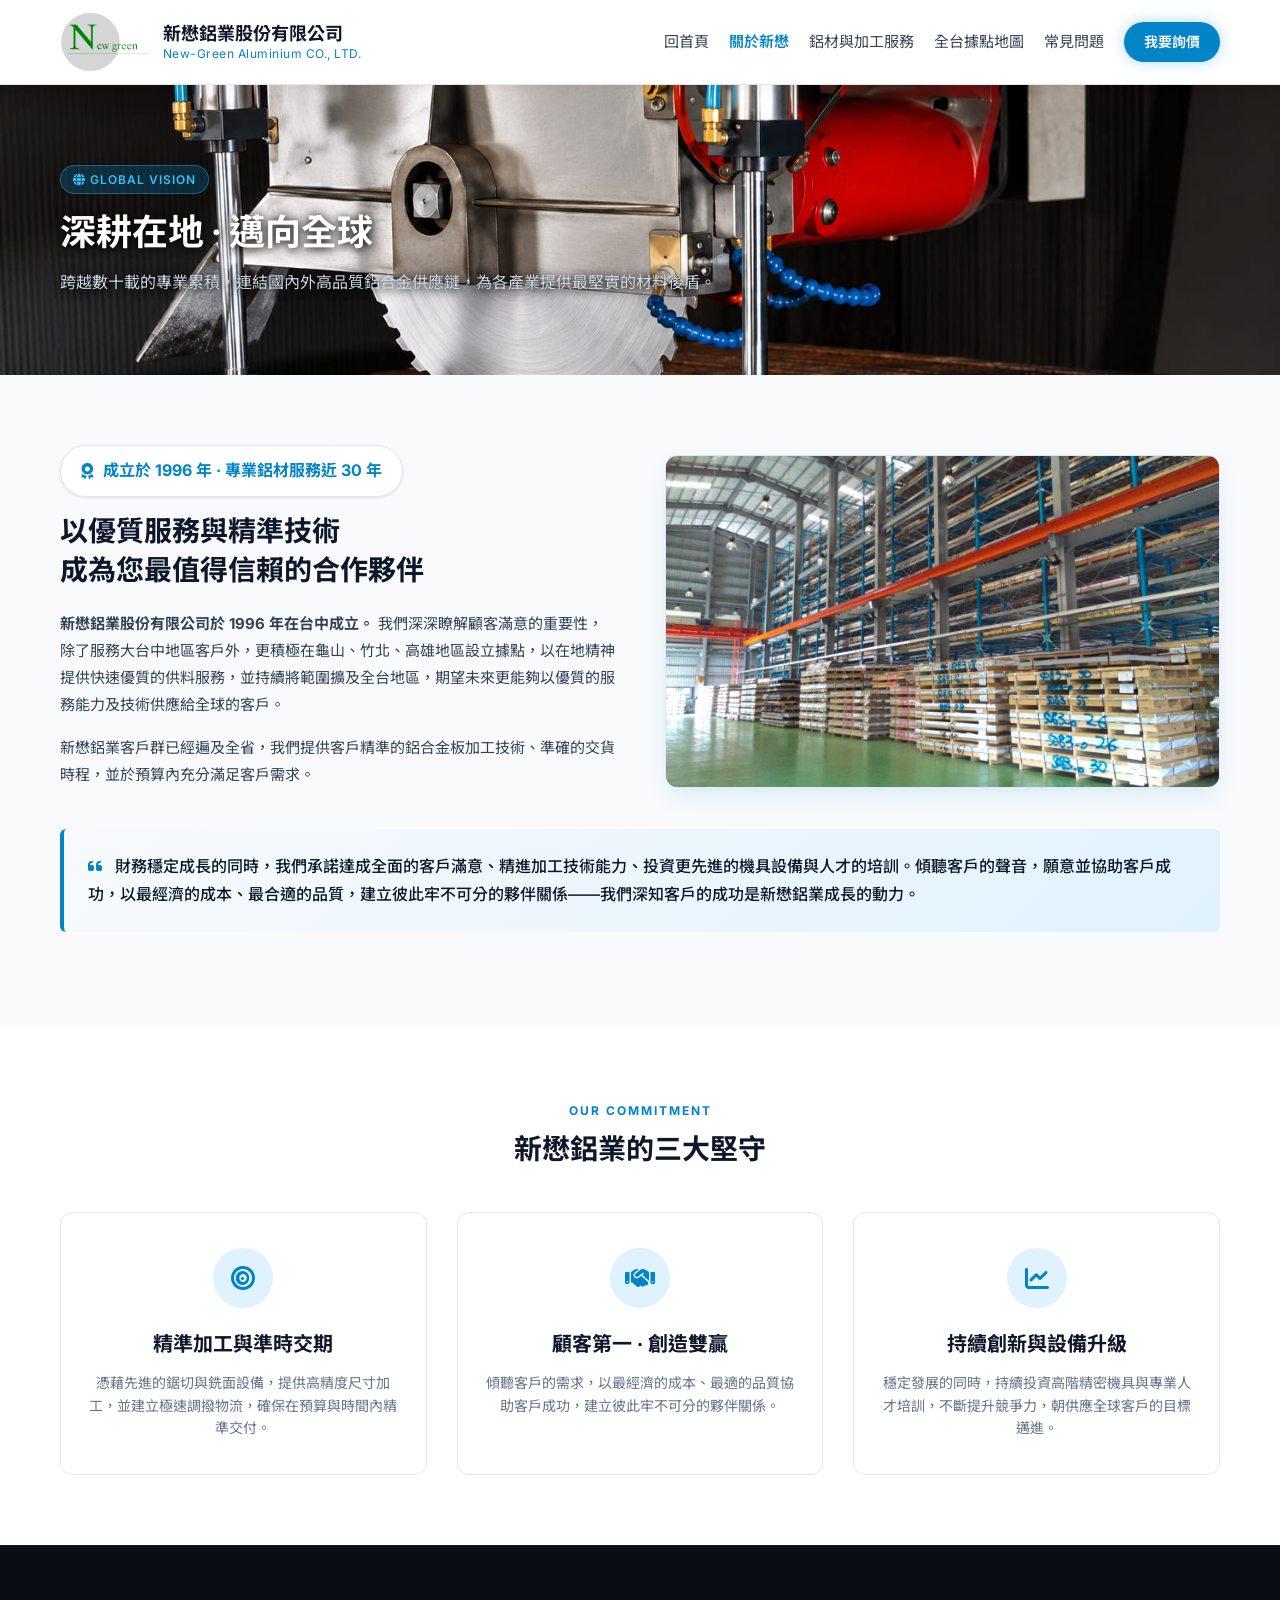
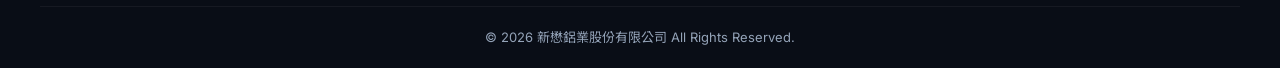
<file: about.html>
<!DOCTYPE html>
<html lang="zh-TW">
<head>
    <meta charset="UTF-8">
    <meta name="viewport" content="width=device-width, initial-scale=1.0">
    <title>關於新懋 | 新懋鋁業股份有限公司</title>
    <link href="https://fonts.googleapis.com/css2?family=Inter:wght@300;400;600;700&family=Noto+Sans+TC:wght@300;400;500;700&display=swap" rel="stylesheet">
    <link rel="stylesheet" href="https://cdnjs.cloudflare.com/ajax/libs/font-awesome/6.4.0/css/all.min.css">
    <link rel="stylesheet" href="css/style.css">
    <style>
        /* 關於我們頁面專屬微調樣式 */
        .about-story-grid {
            display: grid;
            grid-template-columns: 1fr 1fr;
            gap: 50px;
            align-items: center;
        }

        .about-story-text h2 {
            font-size: 28px;
            color: var(--dark-bg);
            margin-bottom: 20px;
            line-height: 1.4;
        }

        .about-story-text p {
            font-size: 15px;
            color: var(--text-main);
            line-height: 1.8;
            margin-bottom: 16px;
        }

        .philosophy-quote-box {
            background: linear-gradient(135deg, #f8fafc 0%, #e0f2fe 100%);
            border-left: 4px solid var(--primary-color);
            padding: 24px;
            border-radius: var(--radius-sm);
            margin: 25px 0;
            font-size: 16px;
            font-weight: 500;
            color: var(--dark-bg);
            line-height: 1.7;
        }

        .values-grid {
            display: grid;
            grid-template-columns: repeat(3, 1fr);
            gap: 30px;
            margin-top: 40px;
        }

        .value-card {
            background: #ffffff;
            border: 1px solid var(--border-color);
            border-radius: var(--radius-md);
            padding: 35px 25px;
            text-align: center;
            transition: all 0.3s ease;
        }

        .value-card:hover {
            transform: translateY(-5px);
            box-shadow: var(--shadow-hover);
        }

        .value-icon {
            width: 60px;
            height: 60px;
            background: #e0f2fe;
            color: var(--primary-color);
            border-radius: 50%;
            display: flex;
            align-items: center;
            justify-content: center;
            font-size: 24px;
            margin: 0 auto 20px;
        }

        .value-card h3 {
            font-size: 20px;
            color: var(--dark-bg);
            margin-bottom: 12px;
        }

        .value-card p {
            font-size: 14px;
            color: var(--text-muted);
            line-height: 1.6;
        }

        .milestone-badge {
            display: inline-flex;
            align-items: center;
            gap: 10px;
            background: #ffffff;
            border: 1px solid var(--border-color);
            padding: 12px 20px;
            border-radius: 30px;
            font-weight: 700;
            color: var(--primary-color);
            margin-bottom: 15px;
            box-shadow: var(--shadow-sm);
        }

        @media (max-width: 992px) {
            .about-story-grid { grid-template-columns: 1fr; gap: 30px; }
            .values-grid { grid-template-columns: 1fr; }
        }
    </style>
</head>
<body>

    <!-- 頂部導覽列 -->
<header class="navbar-glass">
    <div class="container nav-wrapper">
        <a href="index.html" class="logo">
            <img src="images/logo.png" alt="新懋鋁業 LOGO" class="logo-img">
            <span class="logo-text">
                新懋鋁業股份有限公司
                <span>New-Green Aluminium CO., LTD.</span>
            </span>
        </a>

        <!-- 新增漢堡選單按鈕 -->
        <button class="hamburger" id="hamburgerBtn" aria-label="切換選單">
            <i class="fas fa-bars"></i>
        </button>

        <!-- 加上 id="navLinks" 方便 JS 操控 -->
        <nav class="nav-links" id="navLinks">
            <a href="index.html" class="nav-item">回首頁</a>
            <a href="about.html" class="nav-item active">關於新懋</a>
            <a href="products.html" class="nav-item">鋁材與加工服務</a>
            <a href="locations.html" class="nav-item">全台據點地圖</a>
            <a href="faq.html" class="nav-item">常見問題</a>
            <a href="quote.html" class="btn-primary-glow">我要詢價</a>
        </nav>
    </div>
</header>

    <!-- 主頁頭區塊 -->
<section class="about-global-bg">
    <div class="container">
        <span class="badge-tech"><i class="fas fa-globe"></i> GLOBAL VISION</span>
        <h1 style="font-size: 36px; margin-top: 10px; font-weight: 700;">深耕在地 ‧ 邁向全球</h1>
        <p style="color: #cbd5e1; font-size: 16px; margin-top: 8px;">
            跨越數十載的專業累積，連結國內外高品質鋁合金供應鏈，為各產業提供最堅實的材料後盾。
        </p>
    </div>
</section>

    <!-- 企業簡介與品牌故事 -->
    <section class="section-padding">
        <div class="container">
            <div class="about-story-grid">
                <div class="about-story-text">
                    <div class="milestone-badge">
                        <i class="fas fa-award"></i> 成立於 1996 年 ‧ 專業鋁材服務近 30 年
                    </div>
                    <h2>以優質服務與精準技術<br>成為您最值得信賴的合作夥伴</h2>
                    <p>
                        <strong>新懋鋁業股份有限公司於 1996 年在台中成立。</strong>
                        我們深深瞭解顧客滿意的重要性，除了服務大台中地區客戶外，更積極在龜山、竹北、高雄地區設立據點，以在地精神提供快速優質的供料服務，並持續將範圍擴及全台地區，期望未來更能夠以優質的服務能力及技術供應給全球的客戶。
                    </p>
                    <p>
                        新懋鋁業客戶群已經遍及全省，我們提供客戶精準的鋁合金板加工技術、準確的交貨時程，並於預算內充分滿足客戶需求。
                    </p>
                </div>
                <div>
                    <img src="images/ASRS.jpg" alt="新懋鋁業廠房" style="width: 100%; border-radius: var(--radius-md); box-shadow: var(--shadow-hover); border: 1px solid var(--border-color);">
                </div>
            </div>

            <!-- 核心經營理念引言框 -->
            <div class="philosophy-quote-box">
                <i class="fas fa-quote-left" style="color: var(--primary-color); margin-right: 8px;"></i>
                財務穩定成長的同時，我們承諾達成全面的客戶滿意、精進加工技術能力、投資更先進的機具設備與人才的培訓。傾聽客戶的聲音，願意並協助客戶成功，以最經濟的成本、最合適的品質，建立彼此牢不可分的夥伴關係——我們深知客戶的成功是新懋鋁業成長的動力。
            </div>
        </div>
    </section>

    <!-- 三大經營承諾 -->
    <section class="section-padding bg-soft-gray">
        <div class="container">
            <div class="section-title-center">
                <span class="sub-heading">OUR COMMITMENT</span>
                <h2 style="font-size: 28px; color: var(--dark-bg); margin-top: 5px;">新懋鋁業的三大堅守</h2>
            </div>

            <div class="values-grid">
                <div class="value-card">
                    <div class="value-icon">
                        <i class="fas fa-bullseye"></i>
                    </div>
                    <h3>精準加工與準時交期</h3>
                    <p>憑藉先進的鋸切與銑面設備，提供高精度尺寸加工，並建立極速調撥物流，確保在預算與時間內精準交付。</p>
                </div>

                <div class="value-card">
                    <div class="value-icon">
                        <i class="fas fa-handshake"></i>
                    </div>
                    <h3>顧客第一 ‧ 創造雙贏</h3>
                    <p>傾聽客戶的需求，以最經濟的成本、最適的品質協助客戶成功，建立彼此牢不可分的夥伴關係。</p>
                </div>

                <div class="value-card">
                    <div class="value-icon">
                        <i class="fas fa-chart-line"></i>
                    </div>
                    <h3>持續創新與設備升級</h3>
                    <p>穩定發展的同時，持續投資高階精密機具與專業人才培訓，不斷提升競爭力，朝供應全球客戶的目標邁進。</p>
                </div>
            </div>
        </div>
    </section>

    <!-- 頁尾 -->
    <footer class="footer-dark">
        <div class="container footer-copyright">
            <p>&copy; 2026 新懋鋁業股份有限公司 All Rights Reserved.</p>
        </div>
    </footer>
<script>
document.addEventListener('DOMContentLoaded', function() {
    const hamburgerBtn = document.getElementById('hamburgerBtn');
    const navLinks = document.getElementById('navLinks');

    if (hamburgerBtn && navLinks) {
        hamburgerBtn.addEventListener('click', function() {
            // 切換選單顯示/隱藏
            navLinks.classList.toggle('active');

            // 切換圖示 (三條線 ⇄ X 關閉圖示)
            const icon = hamburgerBtn.querySelector('i');
            if (navLinks.classList.contains('active')) {
                icon.classList.remove('fa-bars');
                icon.classList.add('fa-xmark');
            } else {
                icon.classList.remove('fa-xmark');
                icon.classList.add('fa-bars');
            }
        });
    }
});
</script>
</body>
</html>
</file>
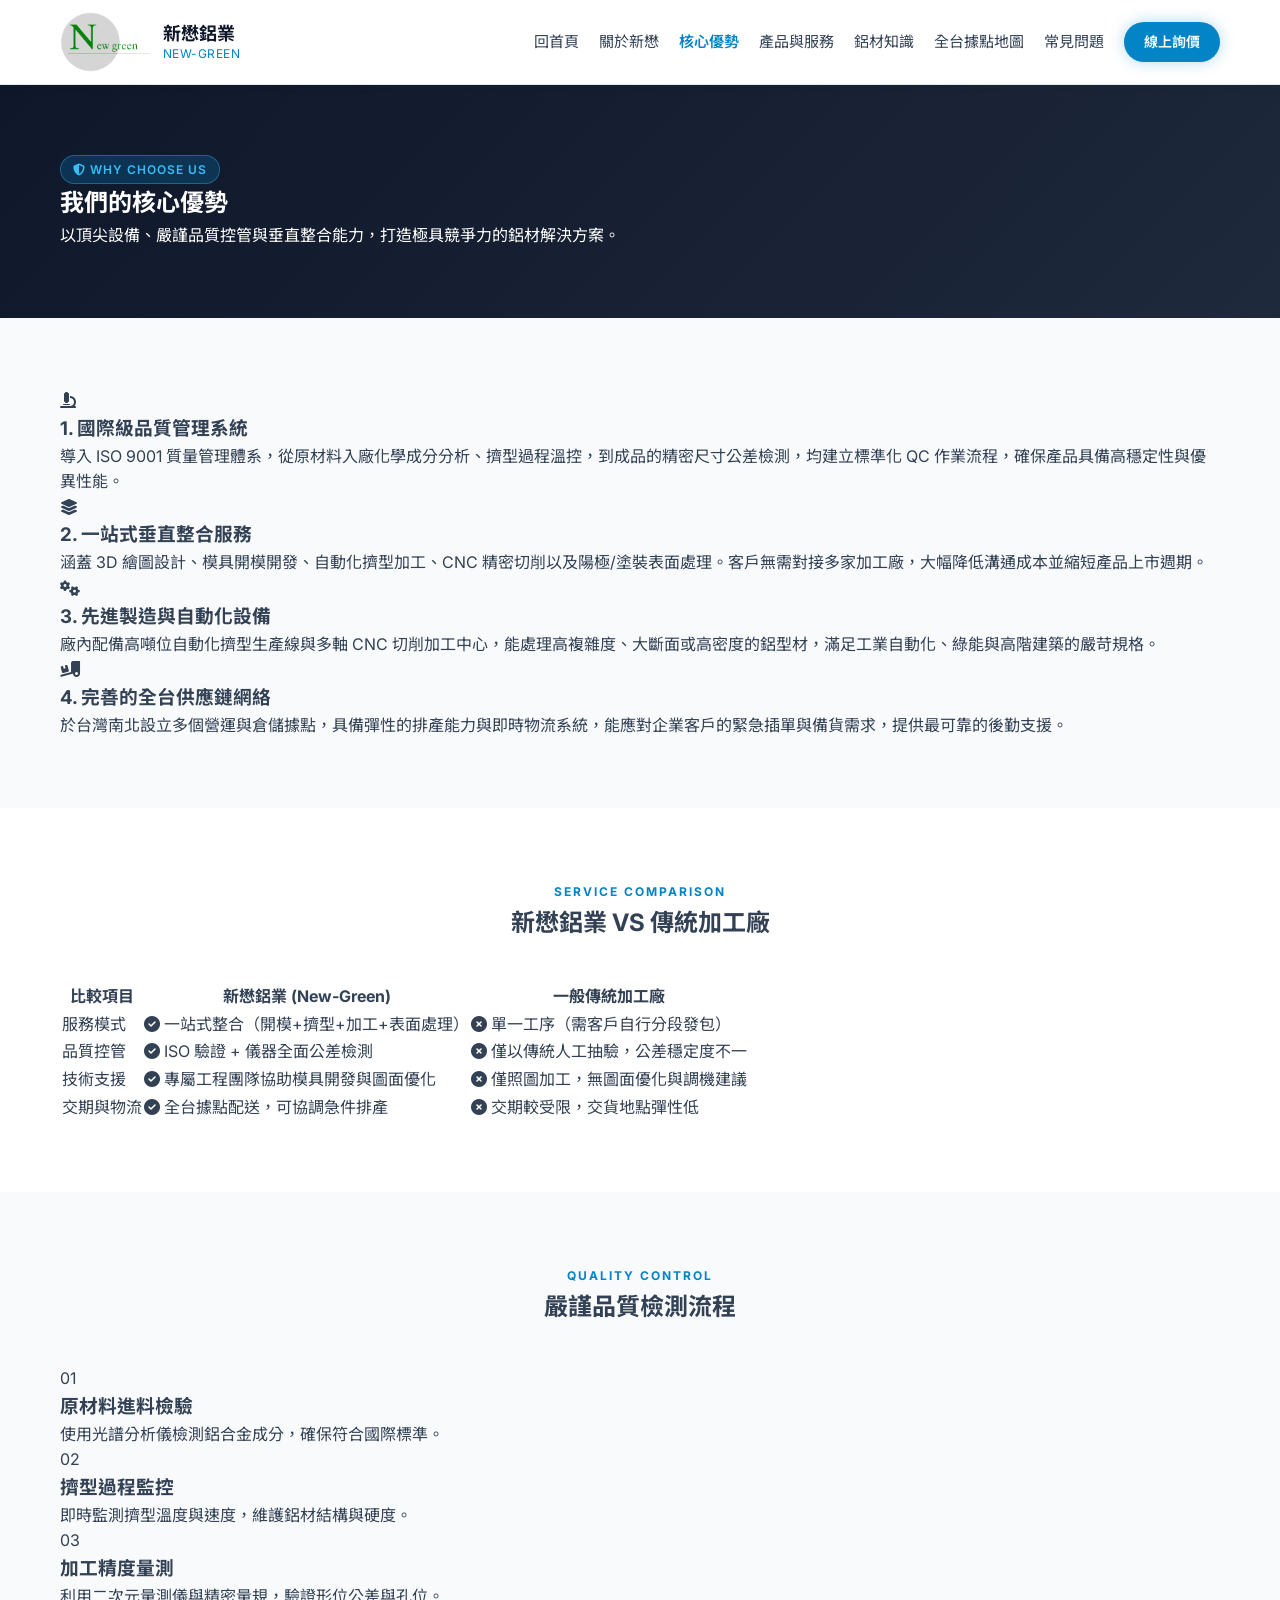
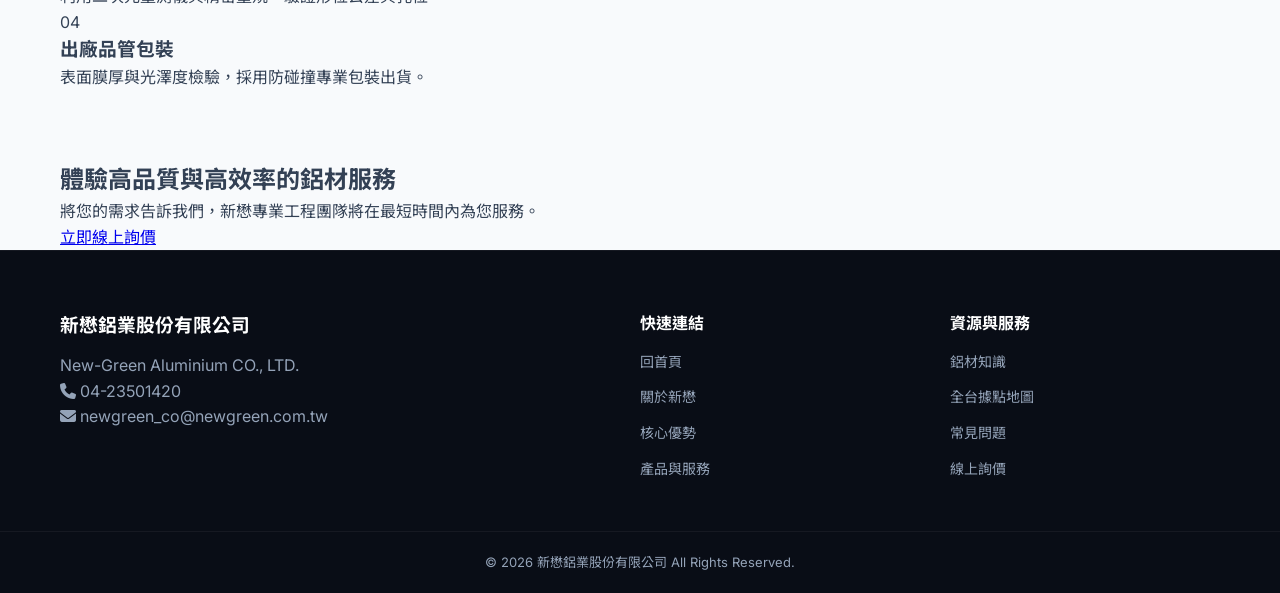
<file: advantages.html>
<!DOCTYPE html>
<html lang="zh-TW">
<head>
    <meta charset="UTF-8">
    <meta name="viewport" content="width=device-width, initial-scale=1.0">
    <title>核心優勢 | 新懋鋁業股份有限公司</title>
    <!-- Google Fonts -->
    <link rel="preconnect" href="https://fonts.googleapis.com">
    <link rel="preconnect" href="https://fonts.gstatic.com" crossorigin>
    <link href="https://fonts.googleapis.com/css2?family=Inter:wght@300;400;600;700&family=Noto+Sans+TC:wght@300;400;500;700&display=swap" rel="stylesheet">
    <!-- FontAwesome 圖示 -->
    <link rel="stylesheet" href="https://cdnjs.cloudflare.com/ajax/libs/font-awesome/6.4.0/css/all.min.css">
    <link rel="stylesheet" href="css/style.css">
</head>
<body>

    <!-- 1. 毛玻璃導覽列 (advantages.html 為 active) -->
    <header class="navbar-glass">
        <div class="container nav-wrapper">
            <a href="index.html" class="logo">
                <img src="images/logo.png" alt="新懋鋁業" class="logo-img">
                <span class="logo-text">新懋鋁業 <span>NEW-GREEN</span></span>
            </a>
            <nav class="nav-links">
                <a href="index.html" class="nav-item">回首頁</a>
                <a href="about.html" class="nav-item">關於新懋</a>
                <a href="advantages.html" class="nav-item active">核心優勢</a>
                <a href="products.html" class="nav-item">產品與服務</a>
                <a href="knowledge.html" class="nav-item">鋁材知識</a>
                <a href="locations.html" class="nav-item">全台據點地圖</a>
                <a href="faq.html" class="nav-item">常見問題</a>
                <a href="quote.html" class="btn-primary-glow">線上詢價</a>
            </nav>
        </div>
    </header>

    <!-- 2. 子頁面頂部 Banner -->
    <section class="page-header-theme">
        <div class="container">
            <span class="badge-tech"><i class="fas fa-shield-halved"></i> WHY CHOOSE US</span>
            <h1>我們的核心優勢</h1>
            <p>以頂尖設備、嚴謹品質控管與垂直整合能力，打造極具競爭力的鋁材解決方案。</p>
        </div>
    </section>

    <!-- 3. 四大核心優勢深度解析 -->
    <section class="section-padding">
        <div class="container grid-2-adv">
            <div class="adv-detail-card">
                <div class="adv-icon"><i class="fas fa-microscope"></i></div>
                <div>
                    <h3>1. 國際級品質管理系統</h3>
                    <p>導入 ISO 9001 質量管理體系，從原材料入廠化學成分分析、擠型過程溫控，到成品的精密尺寸公差檢測，均建立標準化 QC 作業流程，確保產品具備高穩定性與優異性能。</p>
                </div>
            </div>

            <div class="adv-detail-card">
                <div class="adv-icon"><i class="fas fa-layer-group"></i></div>
                <div>
                    <h3>2. 一站式垂直整合服務</h3>
                    <p>涵蓋 3D 繪圖設計、模具開模開發、自動化擠型加工、CNC 精密切削以及陽極/塗裝表面處理。客戶無需對接多家加工廠，大幅降低溝通成本並縮短產品上市週期。</p>
                </div>
            </div>

            <div class="adv-detail-card">
                <div class="adv-icon"><i class="fas fa-gears"></i></div>
                <div>
                    <h3>3. 先進製造與自動化設備</h3>
                    <p>廠內配備高噸位自動化擠型生產線與多軸 CNC 切削加工中心，能處理高複雜度、大斷面或高密度的鋁型材，滿足工業自動化、綠能與高階建築的嚴苛規格。</p>
                </div>
            </div>

            <div class="adv-detail-card">
                <div class="adv-icon"><i class="fas fa-truck-ramp-box"></i></div>
                <div>
                    <h3>4. 完善的全台供應鏈網絡</h3>
                    <p>於台灣南北設立多個營運與倉儲據點，具備彈性的排產能力與即時物流系統，能應對企業客戶的緊急插單與備貨需求，提供最可靠的後勤支援。</p>
                </div>
            </div>
        </div>
    </section>

    <!-- 4. 服務對比表 (Comparison) -->
    <section class="section-padding bg-soft-gray">
        <div class="container">
            <div class="section-title-center">
                <span class="sub-heading">SERVICE COMPARISON</span>
                <h2>新懋鋁業 VS 傳統加工廠</h2>
            </div>

            <div class="table-wrapper">
                <table class="comparison-table">
                    <thead>
                        <tr>
                            <th>比較項目</th>
                            <th class="highlight-col">新懋鋁業 (New-Green)</th>
                            <th>一般傳統加工廠</th>
                        </tr>
                    </thead>
                    <tbody>
                        <tr>
                            <td class="col-title">服務模式</td>
                            <td class="highlight-col"><i class="fas fa-circle-check text-success"></i> 一站式整合（開模+擠型+加工+表面處理）</td>
                            <td><i class="fas fa-circle-xmark text-danger"></i> 單一工序（需客戶自行分段發包）</td>
                        </tr>
                        <tr>
                            <td class="col-title">品質控管</td>
                            <td class="highlight-col"><i class="fas fa-circle-check text-success"></i> ISO 驗證 + 儀器全面公差檢測</td>
                            <td><i class="fas fa-circle-xmark text-danger"></i> 僅以傳統人工抽驗，公差穩定度不一</td>
                        </tr>
                        <tr>
                            <td class="col-title">技術支援</td>
                            <td class="highlight-col"><i class="fas fa-circle-check text-success"></i> 專屬工程團隊協助模具開發與圖面優化</td>
                            <td><i class="fas fa-circle-xmark text-danger"></i> 僅照圖加工，無圖面優化與調機建議</td>
                        </tr>
                        <tr>
                            <td class="col-title">交期與物流</td>
                            <td class="highlight-col"><i class="fas fa-circle-check text-success"></i> 全台據點配送，可協調急件排產</td>
                            <td><i class="fas fa-circle-xmark text-danger"></i> 交期較受限，交貨地點彈性低</td>
                        </tr>
                    </tbody>
                </table>
            </div>
        </div>
    </section>

    <!-- 5. 嚴謹品質檢測流程 -->
    <section class="section-padding">
        <div class="container">
            <div class="section-title-center">
                <span class="sub-heading">QUALITY CONTROL</span>
                <h2>嚴謹品質檢測流程</h2>
            </div>
            <div class="grid-4-process">
                <div class="process-step-card">
                    <div class="step-num">01</div>
                    <h3>原材料進料檢驗</h3>
                    <p>使用光譜分析儀檢測鋁合金成分，確保符合國際標準。</p>
                </div>
                <div class="process-step-card">
                    <div class="step-num">02</div>
                    <h3>擠型過程監控</h3>
                    <p>即時監測擠型溫度與速度，維護鋁材結構與硬度。</p>
                </div>
                <div class="process-step-card">
                    <div class="step-num">03</div>
                    <h3>加工精度量測</h3>
                    <p>利用二次元量測儀與精密量規，驗證形位公差與孔位。</p>
                </div>
                <div class="process-step-card">
                    <div class="step-num">04</div>
                    <h3>出廠品管包裝</h3>
                    <p>表面膜厚與光澤度檢驗，採用防碰撞專業包裝出貨。</p>
                </div>
            </div>
        </div>
    </section>

    <!-- 6. 頁尾引導 (CTA) -->
    <section class="cta-modern">
        <div class="container text-center">
            <h2>體驗高品質與高效率的鋁材服務</h2>
            <p>將您的需求告訴我們，新懋專業工程團隊將在最短時間內為您服務。</p>
            <a href="quote.html" class="btn-cta-glow">立即線上詢價</a>
        </div>
    </section>

    <!-- 7. 頁尾 -->
    <footer class="footer-dark">
        <div class="container footer-grid">
            <div class="footer-brand">
                <h3>新懋鋁業股份有限公司</h3>
                <p>New-Green Aluminium CO., LTD.</p>
                <p class="contact-info"><i class="fas fa-phone"></i> 04-23501420</p>
                <p class="contact-info"><i class="fas fa-envelope"></i> newgreen_co@newgreen.com.tw</p>
            </div>
            <div class="footer-nav">
                <h4>快速連結</h4>
                <ul>
                    <li><a href="index.html">回首頁</a></li>
                    <li><a href="about.html">關於新懋</a></li>
                    <li><a href="advantages.html">核心優勢</a></li>
                    <li><a href="products.html">產品與服務</a></li>
                </ul>
            </div>
            <div class="footer-nav">
                <h4>資源與服務</h4>
                <ul>
                    <li><a href="knowledge.html">鋁材知識</a></li>
                    <li><a href="locations.html">全台據點地圖</a></li>
                    <li><a href="faq.html">常見問題</a></li>
                    <li><a href="quote.html">線上詢價</a></li>
                </ul>
            </div>
        </div>
        <div class="footer-copyright text-center">
            <p>&copy; 2026 新懋鋁業股份有限公司 All Rights Reserved.</p>
        </div>
    </footer>

</body>
</html>
</file>
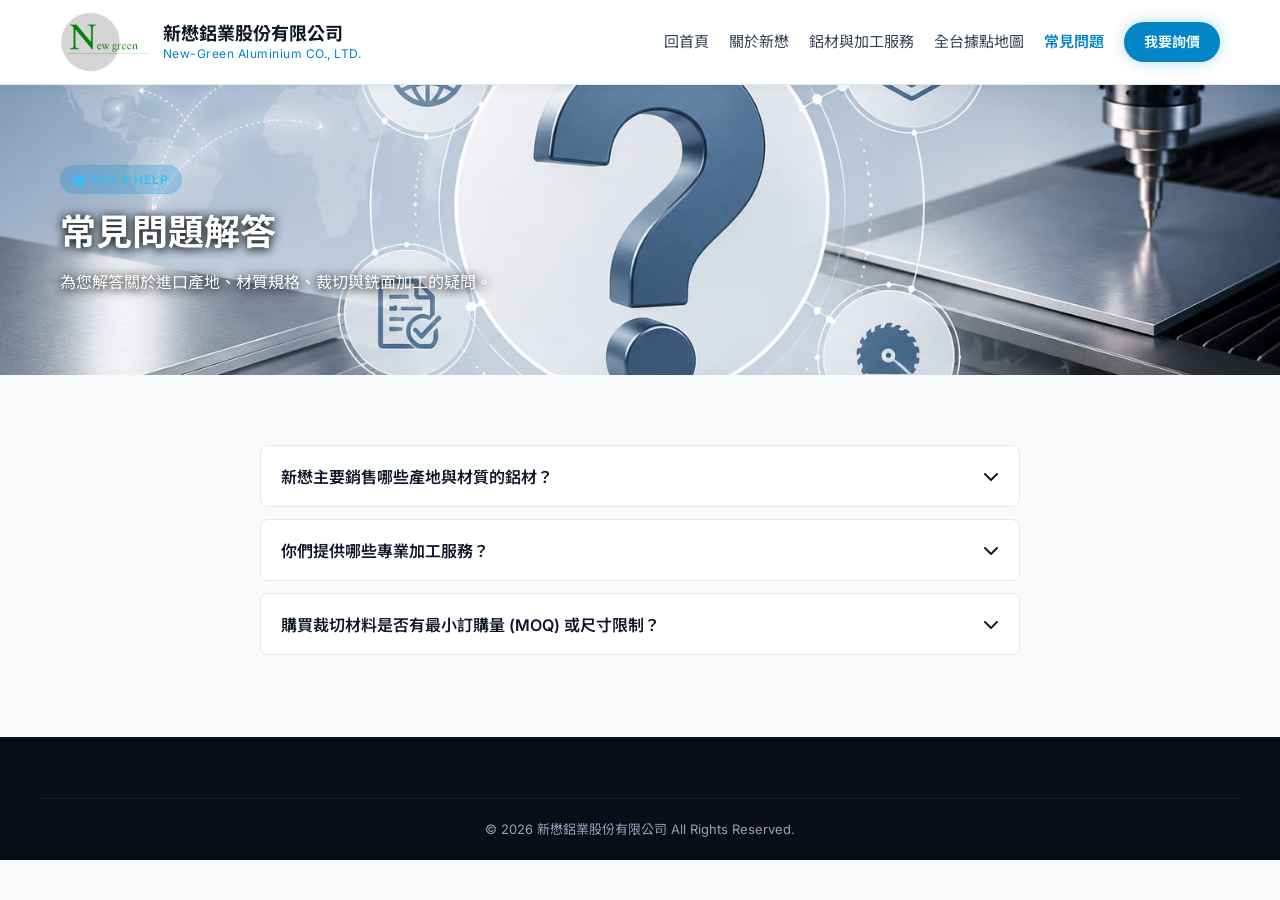
<file: faq.html>
<!DOCTYPE html>
<html lang="zh-TW">
<head>
    <meta charset="UTF-8">
    <meta name="viewport" content="width=device-width, initial-scale=1.0">
    <title>常見問題 | 新懋鋁業股份有限公司</title>
    <link href="https://fonts.googleapis.com/css2?family=Inter:wght@300;400;600;700&family=Noto+Sans+TC:wght@300;400;500;700&display=swap" rel="stylesheet">
    <link rel="stylesheet" href="https://cdnjs.cloudflare.com/ajax/libs/font-awesome/6.4.0/css/all.min.css">
    <link rel="stylesheet" href="css/style.css">
</head>
<body>

<header class="navbar-glass">
    <div class="container nav-wrapper">
        <a href="index.html" class="logo">
            <img src="images/logo.png" alt="新懋鋁業 LOGO" class="logo-img">
            <span class="logo-text">
                新懋鋁業股份有限公司
                <span>New-Green Aluminium CO., LTD.</span>
            </span>
        </a>

        <!-- 新增漢堡選單按鈕 -->
        <button class="hamburger" id="hamburgerBtn" aria-label="切換選單">
            <i class="fas fa-bars"></i>
        </button>

        <!-- 加上 id="navLinks" 方便 JS 操控 -->
        <nav class="nav-links" id="navLinks">
            <a href="index.html" class="nav-item">回首頁</a>
            <a href="about.html" class="nav-item">關於新懋</a>
            <a href="products.html" class="nav-item">鋁材與加工服務</a>
            <a href="locations.html" class="nav-item">全台據點地圖</a>
            <a href="faq.html" class="nav-item active">常見問題</a>
            <a href="quote.html" class="btn-primary-glow">我要詢價</a>
        </nav>
    </div>
</header>

<section class="faq-header-bg">
        <div class="container">
            <span class="badge-tech"><i class="fas fa-question-circle"></i> FAQ & HELP</span>
            <h1 style="font-size: 36px; margin-top: 10px; font-weight: 700;">常見問題解答</h1>
            <p style="color: #ffffff; font-size: 16px; margin-top: 8px;">為您解答關於進口產地、材質規格、裁切與銑面加工的疑問。</p>
        </div>
    </section>

    <section class="section-padding">
        <div class="container container-narrow">
            
            <div class="faq-item">
                <button class="faq-question">
                    <span>新懋主要銷售哪些產地與材質的鋁材？</span>
                    <i class="fas fa-chevron-down"></i>
                </button>
                <div class="faq-answer">
                    <p>我們穩定引進來自**中鋁、日本、韓國、瑞士**等國家的進口優質鋁材，材質包含常用的 **5052、5083、6061、7075** 等。形狀包含鋁板，以及圓棒、扁條、方條、角鋁等擠型，現貨與規格十分齊全。</p>
                </div>
            </div>

            <div class="faq-item">
                <button class="faq-question">
                    <span>你們提供哪些專業加工服務？</span>
                    <i class="fas fa-chevron-down"></i>
                </button>
                <div class="faq-answer">
                    <p>我們主要提供**「專業鋁板/型材裁切」**與**「精密平面銑面加工」**。您可以直接購買指定尺寸的裁切料，或者要求針對特定平面進行銑削去除公差，方便您直接上線組裝或進一步加工。</p>
                </div>
            </div>

            <div class="faq-item">
                <button class="faq-question">
                    <span>購買裁切材料是否有最小訂購量 (MOQ) 或尺寸限制？</span>
                    <i class="fas fa-chevron-down"></i>
                </button>
                <div class="faq-answer">
                    <p>不論是少量樣品裁切還是大量生產需求，我們皆可彈性配合。建議來電詢價或填寫我要詢價上傳需求尺寸、數量，專業業務團隊會立即為您計算最佳裁切排版與報價。</p>
                </div>
            </div>

        </div>
    </section>

    <footer class="footer-dark">
        <div class="container footer-copyright">
            <p>&copy; 2026 新懋鋁業股份有限公司 All Rights Reserved.</p>
        </div>
    </footer>

<script>
        var faqButtons = document.querySelectorAll('.faq-question');
        for (var i = 0; i < faqButtons.length; i++) {
            faqButtons[i].addEventListener('click', function() {
                var item = this.parentElement;
                item.classList.toggle('active');
            });
        }
    </script>
    <script>
document.addEventListener('DOMContentLoaded', function() {
    const hamburgerBtn = document.getElementById('hamburgerBtn');
    const navLinks = document.getElementById('navLinks');

    if (hamburgerBtn && navLinks) {
        hamburgerBtn.addEventListener('click', function() {
            // 切換選單顯示/隱藏
            navLinks.classList.toggle('active');

            // 切換圖示 (三條線 ⇄ X 關閉圖示)
            const icon = hamburgerBtn.querySelector('i');
            if (navLinks.classList.contains('active')) {
                icon.classList.remove('fa-bars');
                icon.classList.add('fa-xmark');
            } else {
                icon.classList.remove('fa-xmark');
                icon.classList.add('fa-bars');
            }
        });
    }
});
</script>
</body>
</html>
</file>
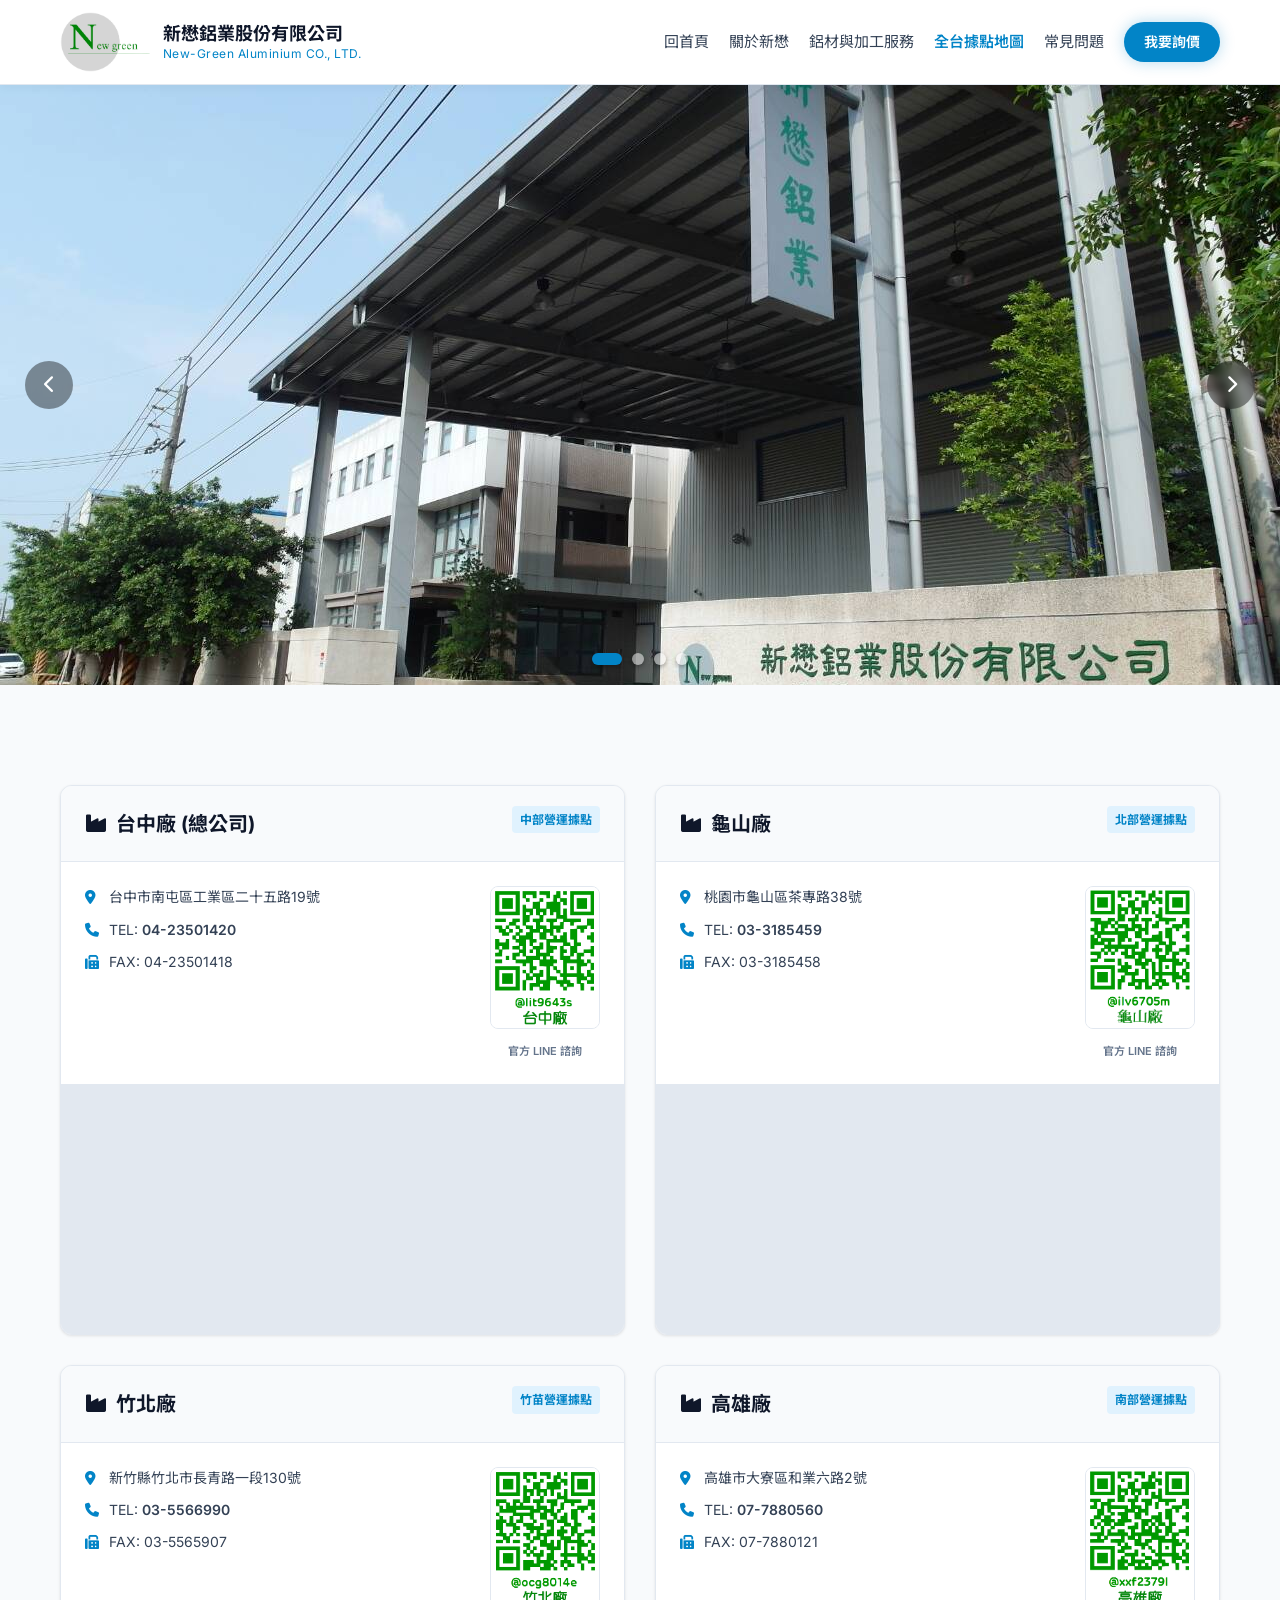
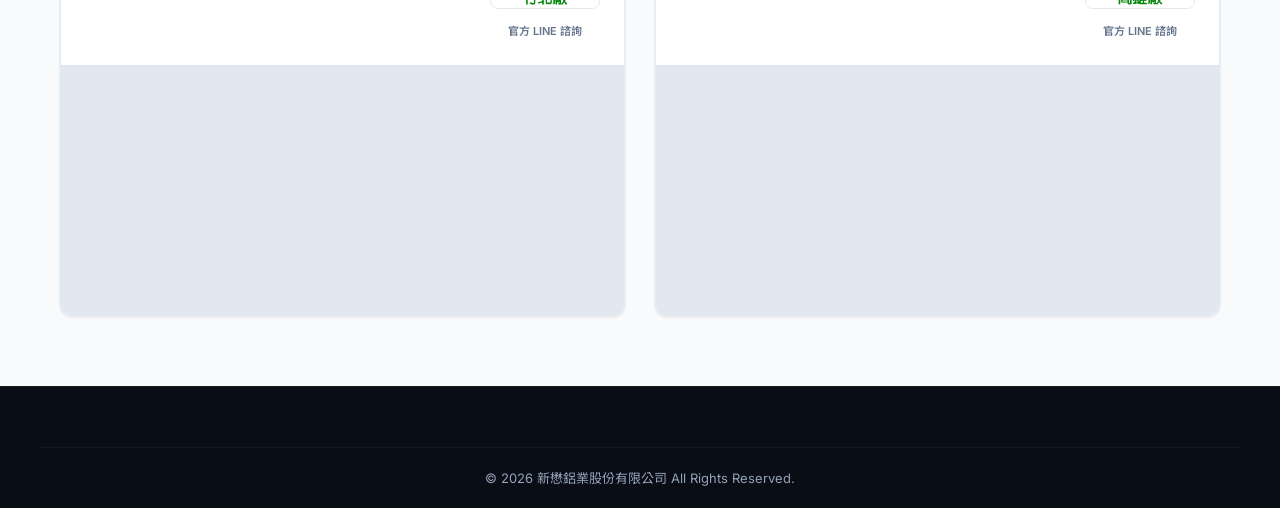
<file: locations.html>
<!DOCTYPE html>
<html lang="zh-TW">
<head>
    <meta charset="UTF-8">
    <meta name="viewport" content="width=device-width, initial-scale=1.0">
    <title>全台據點地圖 | 新懋鋁業股份有限公司</title>
    <link href="https://fonts.googleapis.com/css2?family=Inter:wght@300;400;600;700&family=Noto+Sans+TC:wght@300;400;500;700&display=swap" rel="stylesheet">
    <link rel="stylesheet" href="https://cdnjs.cloudflare.com/ajax/libs/font-awesome/6.4.0/css/all.min.css">
    <link rel="stylesheet" href="css/style.css">
    <style>
        /* 最上方據點圖片輪播樣式 */
        .carousel-container {
            position: relative;
            width: 100%;
            height: 680px; /* PC端高度拉高至 680px */
            overflow: hidden;
            background-color: #0f172a;
        }

        .carousel-slide {
            position: absolute;
            top: 0;
            left: 0;
            width: 100%;
            height: 100%;
            opacity: 0;
            visibility: hidden;
            transition: opacity 0.8s ease-in-out, visibility 0.8s ease-in-out;
        }

        .carousel-slide.active {
            opacity: 1;
            visibility: visible;
        }

        .carousel-slide img {
            width: 100%;
            height: 100%;
            object-fit: cover;
            object-position: center;
        }

        /* 左右切換按鈕 */
        .carousel-btn {
            position: absolute;
            top: 50%;
            transform: translateY(-50%);
            width: 48px;
            height: 48px;
            background: rgba(0, 0, 0, 0.4);
            color: #ffffff;
            border: none;
            border-radius: 50%;
            cursor: pointer;
            display: flex;
            align-items: center;
            justify-content: center;
            font-size: 18px;
            backdrop-filter: blur(5px);
            transition: all 0.3s ease;
            z-index: 10;
        }

        .carousel-btn:hover {
            background: var(--primary-color, #0284c7);
            color: #ffffff;
            box-shadow: 0 4px 12px rgba(2, 132, 199, 0.4);
        }

        .carousel-btn.prev { left: 25px; }
        .carousel-btn.next { right: 25px; }

        /* 分頁指示點 (居中) */
        .carousel-dots {
            position: absolute;
            bottom: 20px;
            left: 50%;
            transform: translateX(-50%);
            display: flex;
            gap: 10px;
            z-index: 10;
        }

        .dot {
            width: 12px;
            height: 12px;
            background: rgba(255, 255, 255, 0.5);
            border-radius: 50%;
            cursor: pointer;
            transition: all 0.3s ease;
            box-shadow: 0 2px 4px rgba(0,0,0,0.3);
        }

        .dot.active, .dot:hover {
            background: var(--primary-color, #0284c7);
            width: 30px;
            border-radius: 6px;
        }

        /* 原有據點地圖與卡片樣式 */
        .locations-grid {
            display: grid;
            grid-template-columns: repeat(2, 1fr);
            gap: 30px;
            margin-top: 30px;
        }

        .location-card {
            background: #ffffff;
            border: 1px solid var(--border-color);
            border-radius: var(--radius-md);
            overflow: hidden;
            display: flex;
            flex-direction: column;
            box-shadow: var(--shadow-sm);
            transition: transform 0.2s;
        }

        .location-card:hover {
            transform: translateY(-4px);
            box-shadow: var(--shadow-hover);
        }

        .location-header {
            background: #f8fafc;
            padding: 20px 24px;
            border-bottom: 1px solid var(--border-color);
            display: flex;
            justify-content: space-between;
            align-items: center;
        }

        .location-title {
            font-size: 20px;
            font-weight: 700;
            color: var(--dark-bg);
            display: flex;
            align-items: center;
            gap: 8px;
        }

        .location-body {
            padding: 24px;
            display: flex;
            gap: 20px;
        }

        .location-info {
            flex: 1;
        }

        .location-info p {
            font-size: 14px;
            color: var(--text-main);
            margin-bottom: 10px;
            display: flex;
            align-items: flex-start;
            gap: 8px;
        }

        .location-info i {
            color: var(--primary-color);
            margin-top: 4px;
            width: 16px;
        }

        .qr-code-box {
            width: 110px;
            text-align: center;
            flex-shrink: 0;
        }

        .qr-code-box img {
            width: 100%;
            height: auto;
            border-radius: 8px;
            border: 1px solid var(--border-color);
            transition: opacity 0.2s;
        }

        .qr-code-box img:hover {
            opacity: 0.85;
        }

        .qr-code-box span {
            display: block;
            font-size: 11px;
            color: var(--text-muted);
            margin-top: 6px;
            font-weight: 600;
        }

        .map-container {
            width: 100%;
            height: 250px;
            border-top: 1px solid var(--border-color);
            background: #e2e8f0;
        }

        .map-container iframe {
            width: 100% !important;
            height: 100% !important;
        }

        /* 響應式斷點設定 */
        @media (max-width: 1200px) {
            .carousel-container { height: 520px; }
        }

        @media (max-width: 992px) {
            .locations-grid { grid-template-columns: 1fr; }
            .carousel-container { height: 420px; }
        }

        @media (max-width: 576px) {
            .carousel-container { height: 280px; }
            .carousel-btn { width: 36px; height: 36px; font-size: 14px; }
            .carousel-btn.prev { left: 10px; }
            .carousel-btn.next { right: 10px; }
        }

        @media (max-width: 480px) {
            .location-body { flex-direction: column-reverse; }
            .qr-code-box { width: 100%; display: flex; align-items: center; gap: 15px; }
            .qr-code-box img { width: 80px; }
        }
    </style>
</head>
<body>

<header class="navbar-glass">
    <div class="container nav-wrapper">
        <a href="index.html" class="logo">
            <img src="images/logo.png" alt="新懋鋁業 LOGO" class="logo-img">
            <span class="logo-text">
                新懋鋁業股份有限公司
                <span>New-Green Aluminium CO., LTD.</span>
            </span>
        </a>

        <!-- 漢堡選單按鈕 -->
        <button class="hamburger" id="hamburgerBtn" aria-label="切換選單">
            <i class="fas fa-bars"></i>
        </button>

        <nav class="nav-links" id="navLinks">
            <a href="index.html" class="nav-item">回首頁</a>
            <a href="about.html" class="nav-item">關於新懋</a>
            <a href="products.html" class="nav-item">鋁材與加工服務</a>
            <a href="locations.html" class="nav-item active">全台據點地圖</a>
            <a href="faq.html" class="nav-item">常見問題</a>
            <a href="quote.html" class="btn-primary-glow">我要詢價</a>
        </nav>
    </div>
</header>

<!-- 最上方 4 大據點圖片輪播區塊 (高 680px) -->
    <section class="carousel-container carousel-locations">
    <!-- 台中廠 -->
    <div class="carousel-slide active">
        <img src="images/Taichung.jpg" alt="新懋鋁業 台中總公司">
    </div>
    <!-- 龜山廠 -->
    <div class="carousel-slide">
        <img src="images/Guishan.jpg" alt="新懋鋁業 龜山廠">
    </div>
    <!-- 竹北廠 -->
    <div class="carousel-slide">
        <img src="images/Jhubei.jpg" alt="新懋鋁業 竹北廠">
    </div>
    <!-- 高雄廠 -->
    <div class="carousel-slide">
        <img src="images/Kaohsiung.jpg" alt="新懋鋁業 高雄廠">
    </div>

    <!-- 左右切換按鈕 -->
    <button class="carousel-btn prev" id="prevBtn" aria-label="上一張圖片"><i class="fas fa-chevron-left"></i></button>
    <button class="carousel-btn next" id="nextBtn" aria-label="下一張圖片"><i class="fas fa-chevron-right"></i></button>

    <!-- 分頁指示點 (居中) -->
    <div class="carousel-dots" id="carouselDots">
        <span class="dot active" data-slide="0"></span>
        <span class="dot" data-slide="1"></span>
        <span class="dot" data-slide="2"></span>
        <span class="dot" data-slide="3"></span>
    </div>
</section>

<!-- 全台據點內容區 -->
<section class="section-padding">
    <div class="container">
        
        <div class="locations-grid">

            <!-- 台中廠 -->
            <div class="location-card">
                <div class="location-header">
                    <div class="location-title">
                        <i class="fas fa-industry"></i> 台中廠 (總公司)
                    </div>
                    <span class="tech-spec-tag">中部營運據點</span>
                </div>
                <div class="location-body">
                    <div class="location-info">
                        <p><i class="fas fa-location-dot"></i> <span>台中市南屯區工業區二十五路19號</span></p>
                        <p><i class="fas fa-phone"></i> <span>TEL: <a href="tel:0423501420" class="phone-link">04-23501420</a></span></p>
                        <p><i class="fas fa-fax"></i> <span>FAX: 04-23501418</span></p>
                    </div>
                    <div class="qr-code-box">
                        <a href="https://line.me/R/ti/p/gAhFEjsseb" target="_blank" title="點擊加入台中廠 LINE">
                            <img src="QR/TaichungQR.png" alt="台中廠 LINE QR Code">
                        </a>
                        <span>官方 LINE 諮詢</span>
                    </div>
                </div>
                <div class="map-container">
                    <iframe src="https://www.google.com/maps/embed?pb=!1m18!1m12!1m3!1d541.1300709115751!2d120.60199841471852!3d24.1620972445889!2m3!1f0!2f0!3f0!3m2!1i1024!2i768!4f13.1!3m3!1m2!1s0x34693e147dc0f037%3A0xa9d91421854a9f1!2z5paw5oeL6YuB5qWt6IKh5Lu95pyJ6ZmQ5YWs5Y-4!5e0!3m2!1szh-TW!2stw!4v1785213184879!5m2!1szh-TW!2stw" width="600" height="450" style="border:0;" allowfullscreen="" loading="lazy" referrerpolicy="strict-origin-when-cross-origin"></iframe>
                </div>
            </div>

            <!-- 龜山廠 -->
            <div class="location-card">
                <div class="location-header">
                    <div class="location-title">
                        <i class="fas fa-industry"></i> 龜山廠
                    </div>
                    <span class="tech-spec-tag">北部營運據點</span>
                </div>
                <div class="location-body">
                    <div class="location-info">
                        <p><i class="fas fa-location-dot"></i> <span>桃園市龜山區茶專路38號</span></p>
                        <p><i class="fas fa-phone"></i> <span>TEL: <a href="tel:033185459" class="phone-link">03-3185459</a></span></p>
                        <p><i class="fas fa-fax"></i> <span>FAX: 03-3185458</span></p>
                    </div>
                    <div class="qr-code-box">
                        <a href="https://line.me/R/ti/p/XBpvS7LMkl" target="_blank" title="點擊加入龜山廠 LINE">
                            <img src="QR/GuishanQR.png" alt="龜山廠 LINE QR Code">
                        </a>
                        <span>官方 LINE 諮詢</span>
                    </div>
                </div>
                <div class="map-container">
                    <iframe src="https://www.google.com/maps/embed?pb=!1m18!1m12!1m3!1d226.00471655128825!2d121.35749858932957!3d24.99755156492316!2m3!1f0!2f0!3f0!3m2!1i1024!2i768!4f13.1!3m3!1m2!1s0x34681d0002e32731%3A0xecd5b89a245b841b!2z5paw5oeL6YuB5qWt6IKh5Lu95pyJ6ZmQ5YWs5Y-4!5e0!3m2!1szh-TW!2stw!4v1785213297306!5m2!1szh-TW!2stw" width="600" height="450" style="border:0;" allowfullscreen="" loading="lazy" referrerpolicy="strict-origin-when-cross-origin"></iframe>
                </div>
            </div>

            <!-- 竹北廠 -->
            <div class="location-card">
                <div class="location-header">
                    <div class="location-title">
                        <i class="fas fa-industry"></i> 竹北廠
                    </div>
                    <span class="tech-spec-tag">竹苗營運據點</span>
                </div>
                <div class="location-body">
                    <div class="location-info">
                        <p><i class="fas fa-location-dot"></i> <span>新竹縣竹北市長青路一段130號</span></p>
                        <p><i class="fas fa-phone"></i> <span>TEL: <a href="tel:035566990" class="phone-link">03-5566990</a></span></p>
                        <p><i class="fas fa-fax"></i> <span>FAX: 03-5565907</span></p>
                    </div>
                    <div class="qr-code-box">
                        <a href="https://line.me/R/ti/p/aOJr0dWdhn" target="_blank" title="點擊加入竹北廠 LINE">
                            <img src="QR/JhubeiQR.png" alt="竹北廠 LINE QR Code">
                        </a>
                        <span>官方 LINE 諮詢</span>
                    </div>
                </div>
                <div class="map-container">
                    <iframe src="https://www.google.com/maps/embed?pb=!1m18!1m12!1m3!1d226.28494560944563!2d120.956349633615!3d24.844746211491056!2m3!1f0!2f0!3f0!3m2!1i1024!2i768!4f13.1!3m3!1m2!1s0x34683443a13f6535%3A0x9491f6939506903e!2z5paw5oeL6YuB5qWt6IKh5Lu95pyJ6ZmQ5YWs5Y-4!5e0!3m2!1szh-TW!2stw!4v1785213273802!5m2!1szh-TW!2stw" width="600" height="450" style="border:0;" allowfullscreen="" loading="lazy" referrerpolicy="strict-origin-when-cross-origin"></iframe>
                </div>
            </div>

            <!-- 高雄廠 -->
            <div class="location-card">
                <div class="location-header">
                    <div class="location-title">
                        <i class="fas fa-industry"></i> 高雄廠
                    </div>
                    <span class="tech-spec-tag">南部營運據點</span>
                </div>
                <div class="location-body">
                    <div class="location-info">
                        <p><i class="fas fa-location-dot"></i> <span>高雄市大寮區和業六路2號</span></p>
                        <p><i class="fas fa-phone"></i> <span>TEL: <a href="tel:077880560" class="phone-link">07-7880560</a></span></p>
                        <p><i class="fas fa-fax"></i> <span>FAX: 07-7880121</span></p>
                    </div>
                    <div class="qr-code-box">
                        <a href="https://line.me/R/ti/p/aNuIEkEQhv" target="_blank" title="點擊加入高雄廠 LINE">
                            <img src="QR/KaohsiungQR.png" alt="高雄廠 LINE QR Code">
                        </a>
                        <span>官方 LINE 諮詢</span>
                    </div>
                </div>
                <div class="map-container">
                    <iframe src="https://www.google.com/maps/embed?pb=!1m18!1m12!1m3!1d547.496648728756!2d120.4301197315809!3d22.61260041483241!2m3!1f0!2f0!3f0!3m2!1i1024!2i768!4f13.1!3m3!1m2!1s0x346e1b480d9cc3a7%3A0x456e90e3068999b0!2z5paw5oeL6YuB5qWt6IKh5Lu95pyJ6ZmQ5YWs5Y-4!5e0!3m2!1szh-TW!2stw!4v1785213248834!5m2!1szh-TW!2stw" width="600" height="450" style="border:0;" allowfullscreen="" loading="lazy" referrerpolicy="strict-origin-when-cross-origin"></iframe>
                </div>
            </div>

        </div>

    </div>
</section>

<footer class="footer-dark">
    <div class="container footer-copyright">
        <p>&copy; 2026 新懋鋁業股份有限公司 All Rights Reserved.</p>
    </div>
</footer>

<script>
document.addEventListener('DOMContentLoaded', function() {
    // 1. 漢堡選單控制
    var hamburgerBtn = document.getElementById('hamburgerBtn');
    var navLinks = document.getElementById('navLinks');

    if (hamburgerBtn && navLinks) {
        hamburgerBtn.addEventListener('click', function() {
            navLinks.classList.toggle('active');

            var icon = hamburgerBtn.querySelector('i');
            if (navLinks.classList.contains('active')) {
                icon.classList.remove('fa-bars');
                icon.classList.add('fa-xmark');
            } else {
                icon.classList.remove('fa-xmark');
                icon.classList.add('fa-bars');
            }
        });
    }

    // 2. 圖片輪播控制 (ES5 相容寫法)
    var slides = document.querySelectorAll('.carousel-slide');
    var dots = document.querySelectorAll('.dot');
    var prevBtn = document.getElementById('prevBtn');
    var nextBtn = document.getElementById('nextBtn');
    var carousel = document.getElementById('locationCarousel');

    var currentSlide = 0;
    var slideCount = slides.length;
    var autoSlideInterval;

    function goToSlide(index) {
        slides.forEach(function(slide) {
            slide.classList.remove('active');
        });
        dots.forEach(function(dot) {
            dot.classList.remove('active');
        });

        currentSlide = (index + slideCount) % slideCount;

        if (slides[currentSlide]) {
            slides[currentSlide].classList.add('active');
        }
        if (dots[currentSlide]) {
            dots[currentSlide].classList.add('active');
        }
    }

    function nextSlide() {
        goToSlide(currentSlide + 1);
    }

    function prevSlide() {
        goToSlide(currentSlide - 1);
    }

    if (nextBtn) {
        nextBtn.addEventListener('click', nextSlide);
    }
    if (prevBtn) {
        prevBtn.addEventListener('click', prevSlide);
    }

    dots.forEach(function(dot) {
        dot.addEventListener('click', function() {
            var slideIndex = parseInt(this.getAttribute('data-slide'), 10);
            goToSlide(slideIndex);
        });
    });

    function startAutoSlide() {
        autoSlideInterval = setInterval(nextSlide, 3000);
    }

    function stopAutoSlide() {
        clearInterval(autoSlideInterval);
    }

    if (carousel) {
        startAutoSlide();
        carousel.addEventListener('mouseenter', stopAutoSlide);
        carousel.addEventListener('mouseleave', startAutoSlide);
    }
});
</script>
</body>
</html>
</file>
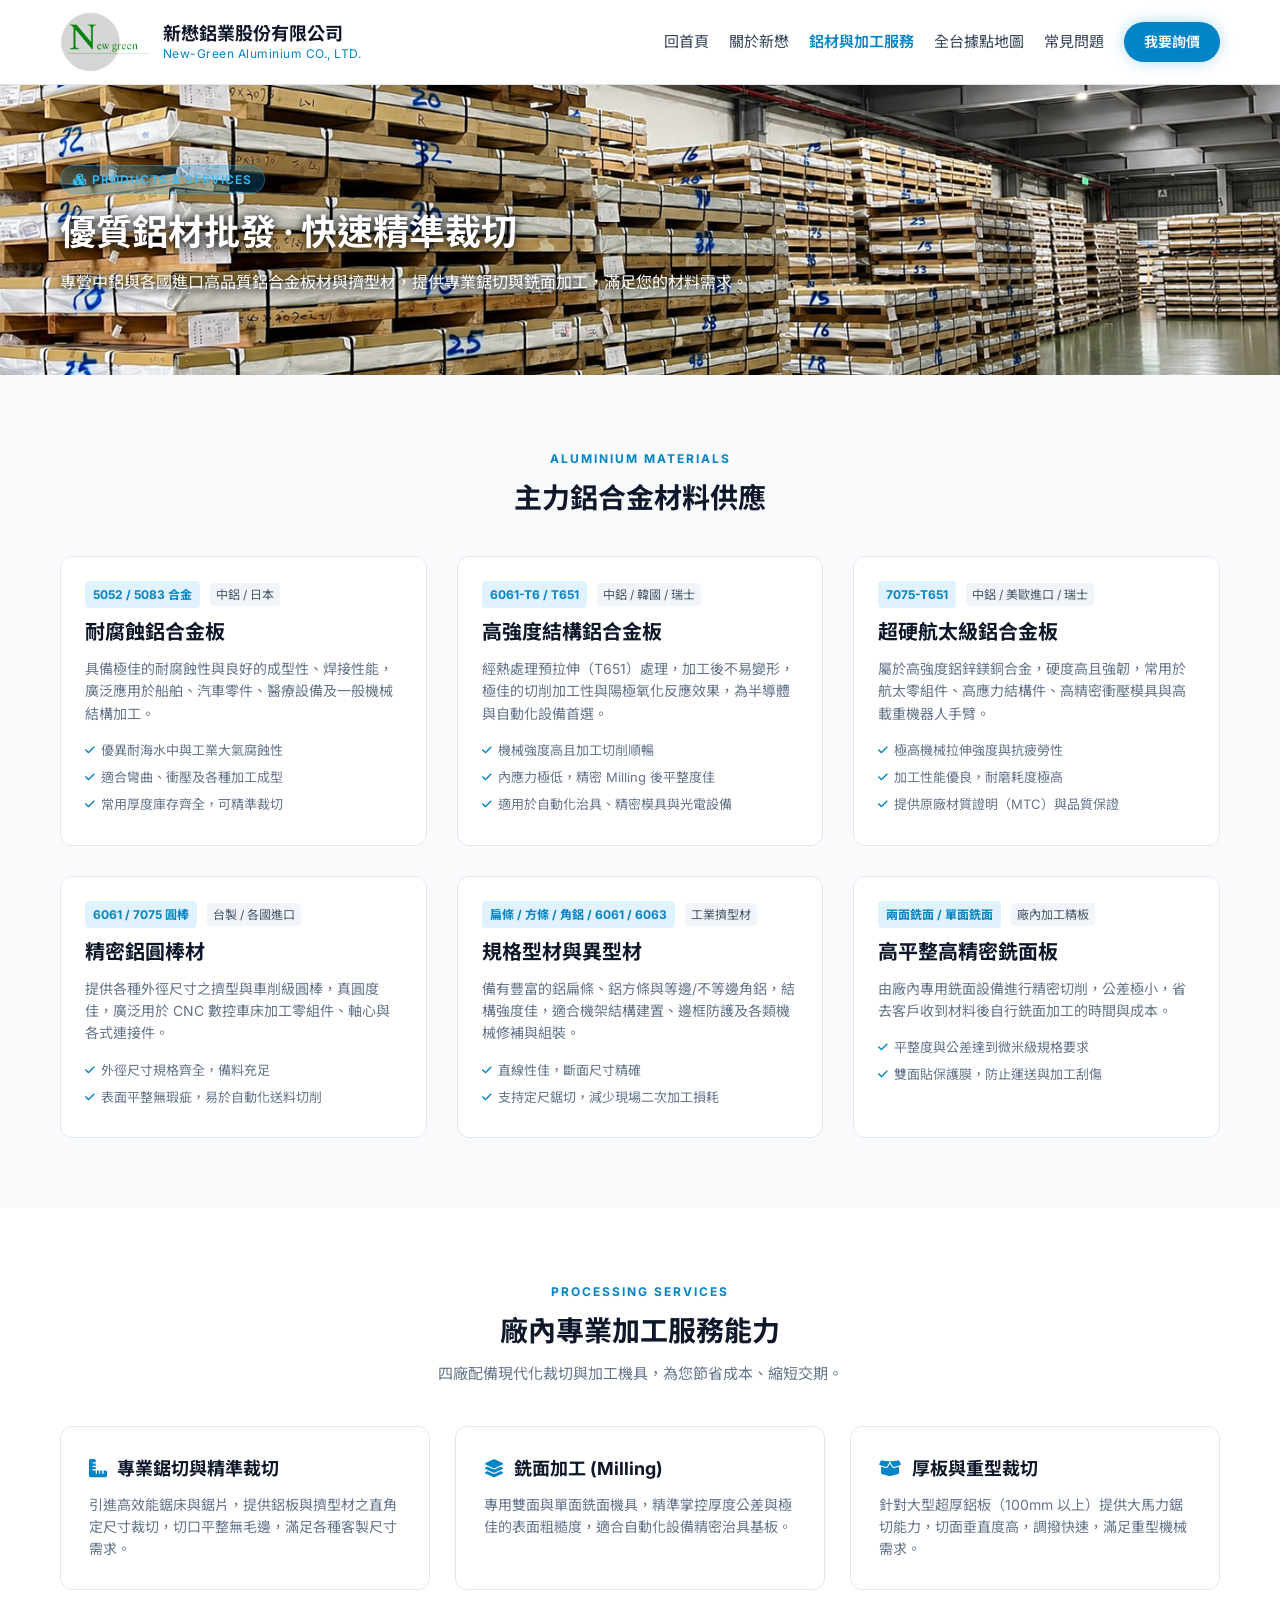
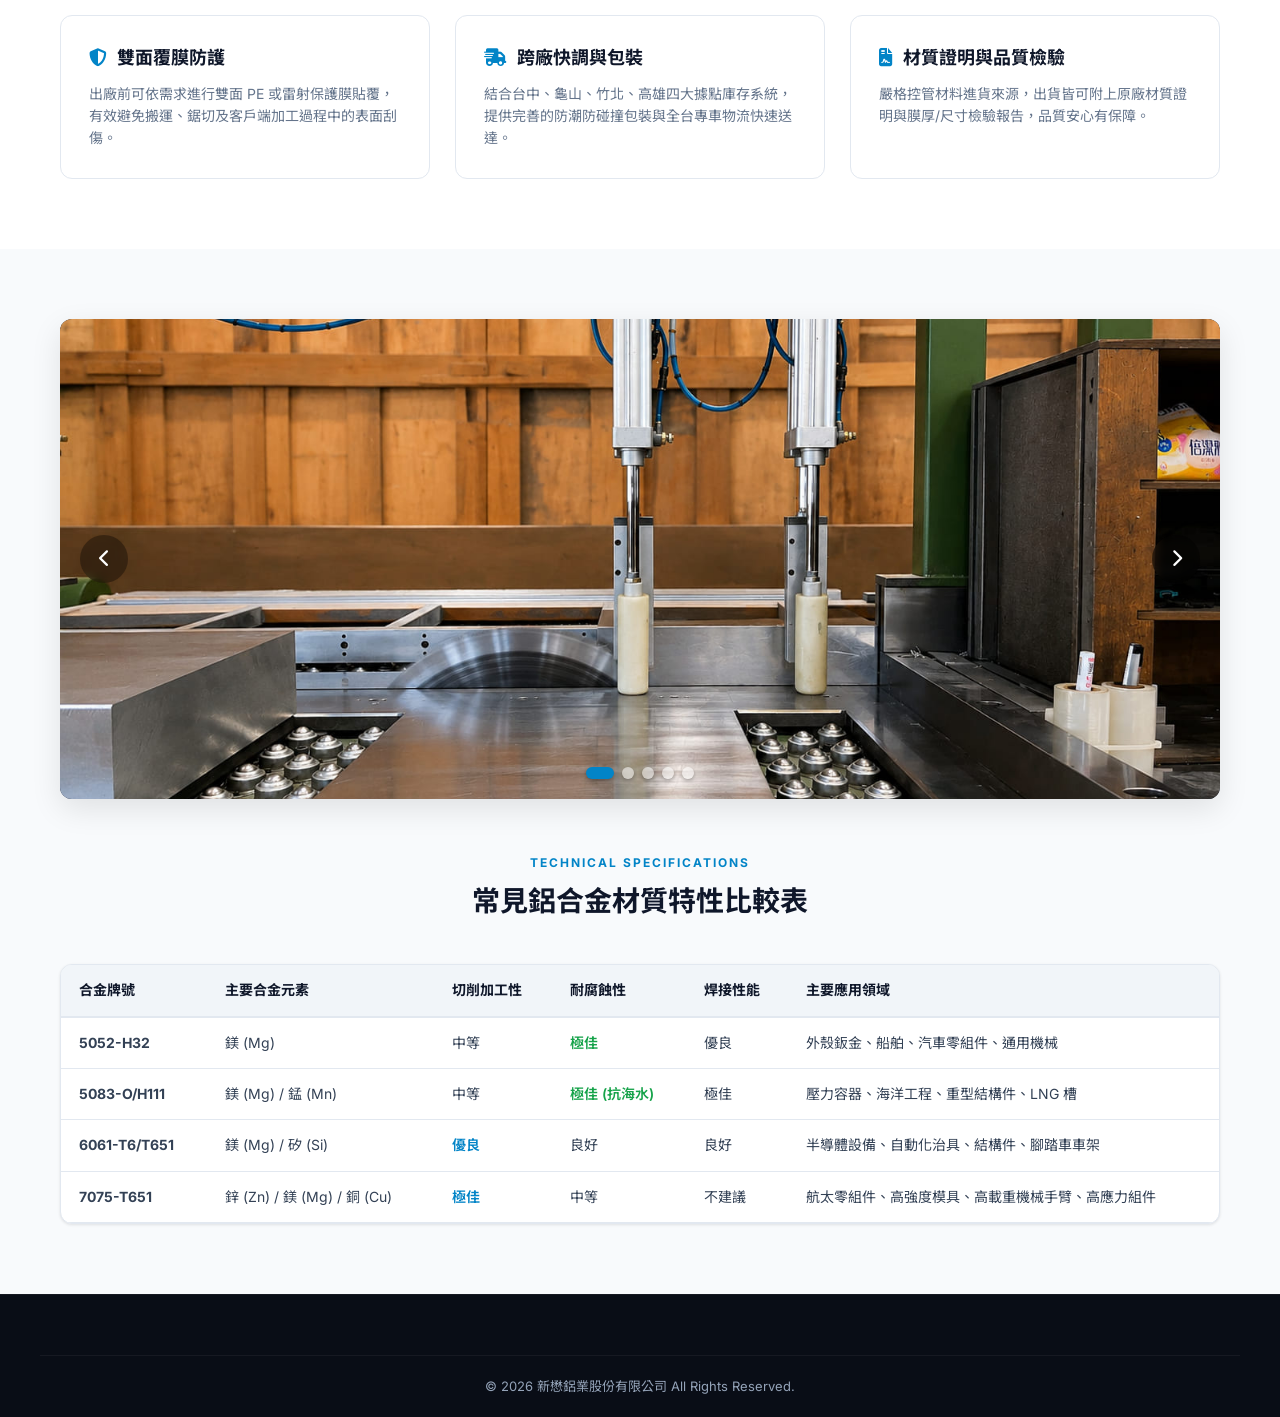
<file: products.html>
<!DOCTYPE html>
<html lang="zh-TW">
<head>
    <meta charset="UTF-8">
    <meta name="viewport" content="width=device-width, initial-scale=1.0">
    <title>鋁材與加工服務 | 新懋鋁業股份有限公司</title>
    <link href="https://fonts.googleapis.com/css2?family=Inter:wght@300;400;600;700&family=Noto+Sans+TC:wght@300;400;500;700&display=swap" rel="stylesheet">
    <link rel="stylesheet" href="https://cdnjs.cloudflare.com/ajax/libs/font-awesome/6.4.0/css/all.min.css">
    <link rel="stylesheet" href="css/style.css">
    <style>
        /* 產品頁專屬設計樣式 */
        .spec-table-container {
            background: #ffffff;
            border: 1px solid var(--border-color);
            border-radius: var(--radius-md);
            overflow: hidden;
            box-shadow: var(--shadow-sm);
            margin-top: 25px;
        }

        .custom-table {
            width: 100%;
            border-collapse: collapse;
            text-align: left;
            font-size: 14px;
        }

        .custom-table th {
            background: #f1f5f9;
            color: var(--dark-bg);
            padding: 14px 18px;
            font-weight: 700;
            border-bottom: 2px solid var(--border-color);
        }

        .custom-table td {
            padding: 14px 18px;
            border-bottom: 1px solid var(--border-color);
            color: var(--text-main);
        }

        .custom-table tr:hover {
            background-color: #f8fafc;
        }

        .process-grid-3 {
            display: grid;
            grid-template-columns: repeat(3, 1fr);
            gap: 25px;
            margin-top: 30px;
        }

        .process-card {
            background: #ffffff;
            border: 1px solid var(--border-color);
            border-radius: var(--radius-md);
            padding: 28px;
            transition: all 0.3s ease;
            position: relative;
        }

        .process-card:hover {
            transform: translateY(-5px);
            box-shadow: var(--shadow-hover);
            border-color: var(--primary-color);
        }

        .process-badge {
            position: absolute;
            top: 20px;
            right: 20px;
            font-size: 24px;
            color: rgba(2, 132, 199, 0.15);
            font-weight: 900;
        }

        .process-card h3 {
            font-size: 18px;
            color: var(--dark-bg);
            margin-bottom: 10px;
            display: flex;
            align-items: center;
            gap: 10px;
        }

        .process-card h3 i {
            color: var(--primary-color);
        }

        .process-card p {
            font-size: 14px;
            color: var(--text-muted);
            line-height: 1.6;
        }

        .material-feature-list {
            list-style: none;
            margin-top: 10px;
        }

        .material-feature-list li {
            font-size: 13px;
            color: var(--text-muted);
            margin-bottom: 6px;
            display: flex;
            align-items: center;
            gap: 6px;
        }

        .material-feature-list li i {
            color: var(--primary-color);
            font-size: 11px;
        }

        /* 純圖片輪播區塊 (Carousel) 專屬樣式 */
        .carousel-container {
            position: relative;
            max-width: 100%;
            height: 480px;
            margin: 0 auto 50px auto;
            border-radius: var(--radius-md, 12px);
            overflow: hidden;
            box-shadow: 0 10px 30px rgba(0, 0, 0, 0.1);
            background-color: #0f172a;
        }

        .carousel-slide {
            position: absolute;
            top: 0;
            left: 0;
            width: 100%;
            height: 100%;
            opacity: 0;
            visibility: hidden;
            transition: opacity 0.8s ease-in-out, visibility 0.8s ease-in-out;
        }

        .carousel-slide.active {
            opacity: 1;
            visibility: visible;
        }

        .carousel-slide img {
            width: 100%;
            height: 100%;
            object-fit: cover;
        }

        /* 左右切換按鈕 */
        .carousel-btn {
            position: absolute;
            top: 50%;
            transform: translateY(-50%);
            width: 48px;
            height: 48px;
            background: rgba(0, 0, 0, 0.35);
            color: #ffffff;
            border: none;
            border-radius: 50%;
            cursor: pointer;
            display: flex;
            align-items: center;
            justify-content: center;
            font-size: 18px;
            backdrop-filter: blur(5px);
            transition: all 0.3s ease;
            z-index: 10;
        }

        .carousel-btn:hover {
            background: var(--primary-color, #0284c7);
            color: #ffffff;
            box-shadow: 0 4px 12px rgba(2, 132, 199, 0.4);
        }

        .carousel-btn.prev { left: 20px; }
        .carousel-btn.next { right: 20px; }

        /* 分頁指示點 (Dots) */
        .carousel-dots {
            position: absolute;
            bottom: 20px;
            left: 50%;
            transform: translateX(-50%);
            display: flex;
            gap: 8px;
            z-index: 10;
        }

        .dot {
            width: 12px;
            height: 12px;
            background: rgba(255, 255, 255, 0.5);
            border-radius: 50%;
            cursor: pointer;
            transition: all 0.3s ease;
            box-shadow: 0 2px 4px rgba(0,0,0,0.3);
        }

        .dot.active, .dot:hover {
            background: var(--primary-color, #0284c7);
            width: 28px;
            border-radius: 6px;
        }

        @media (max-width: 992px) {
            .process-grid-3 { grid-template-columns: repeat(2, 1fr); }
            .carousel-container { height: 380px; }
        }

        @media (max-width: 576px) {
            .process-grid-3 { grid-template-columns: 1fr; }
            .custom-table { display: block; overflow-x: auto; }
            .carousel-container { height: 260px; }
            .carousel-btn { width: 36px; height: 36px; font-size: 14px; }
        }
    </style>
</head>
<body>

    <!-- 頂部導覽列 -->
<header class="navbar-glass">
    <div class="container nav-wrapper">
        <a href="index.html" class="logo">
            <img src="images/logo.png" alt="新懋鋁業 LOGO" class="logo-img">
            <span class="logo-text">
                新懋鋁業股份有限公司
                <span>New-Green Aluminium CO., LTD.</span>
            </span>
        </a>

        <!-- 漢堡選單按鈕 -->
        <button class="hamburger" id="hamburgerBtn" aria-label="切換選單">
            <i class="fas fa-bars"></i>
        </button>

        <nav class="nav-links" id="navLinks">
            <a href="index.html" class="nav-item">回首頁</a>
            <a href="about.html" class="nav-item">關於新懋</a>
            <a href="products.html" class="nav-item active">鋁材與加工服務</a>
            <a href="locations.html" class="nav-item">全台據點地圖</a>
            <a href="faq.html" class="nav-item">常見問題</a>
            <a href="quote.html" class="btn-primary-glow">我要詢價</a>
        </nav>
    </div>
</header>

    <!-- 主頁頭區塊 -->
<section class="products-header-bg">
        <div class="container">
            <span class="badge-tech"><i class="fas fa-cubes"></i> PRODUCTS & SERVICES</span>
            <h1 style="font-size: 36px; margin-top: 10px; font-weight: 700;">優質鋁材批發 ‧ 快速精準裁切</h1>
            <p style="color: #ffffff; font-size: 16px; margin-top: 8px;">專營中鋁與各國進口高品質鋁合金板材與擠型材，提供專業鋸切與銑面加工，滿足您的材料需求。</p>
        </div>
    </section>

    <!-- 產品列表區塊 -->
    <section class="section-padding">
        <div class="container">
            <div class="section-title-center" style="margin-bottom: 35px;">
                <span class="sub-heading">ALUMINIUM MATERIALS</span>
                <h2 style="font-size: 28px; color: var(--dark-bg); margin-top: 5px;">主力鋁合金材料供應</h2>
            </div>

            <!-- 產品卡片列表 -->
            <div class="grid-3-products" id="productGrid">

                <!-- 產品 1 -->
                <div class="product-card-modern">
                    <div class="product-body">
                        <span class="tech-spec-tag">5052 / 5083 合金</span>
                        <span class="origin-tag">中鋁 / 日本</span>
                        <h3>耐腐蝕鋁合金板</h3>
                        <p>具備極佳的耐腐蝕性與良好的成型性、焊接性能，廣泛應用於船舶、汽車零件、醫療設備及一般機械結構加工。</p>
                        <ul class="material-feature-list">
                            <li><i class="fas fa-check"></i> 優異耐海水中與工業大氣腐蝕性</li>
                            <li><i class="fas fa-check"></i> 適合彎曲、衝壓及各種加工成型</li>
                            <li><i class="fas fa-check"></i> 常用厚度庫存齊全，可精準裁切</li>
                        </ul>
                    </div>
                </div>

                <!-- 產品 2 -->
                <div class="product-card-modern">
                    <div class="product-body">
                        <span class="tech-spec-tag">6061-T6 / T651</span>
                        <span class="origin-tag">中鋁 / 韓國 / 瑞士</span>
                        <h3>高強度結構鋁合金板</h3>
                        <p>經熱處理預拉伸（T651）處理，加工後不易變形，極佳的切削加工性與陽極氧化反應效果，為半導體與自動化設備首選。</p>
                        <ul class="material-feature-list">
                            <li><i class="fas fa-check"></i> 機械強度高且加工切削順暢</li>
                            <li><i class="fas fa-check"></i> 內應力極低，精密 Milling 後平整度佳</li>
                            <li><i class="fas fa-check"></i> 適用於自動化治具、精密模具與光電設備</li>
                        </ul>
                    </div>
                </div>

                <!-- 產品 3 -->
                <div class="product-card-modern">
                    <div class="product-body">
                        <span class="tech-spec-tag">7075-T651</span>
                        <span class="origin-tag">中鋁 / 美歐進口 / 瑞士</span>
                        <h3>超硬航太級鋁合金板</h3>
                        <p>屬於高強度鋁鋅鎂銅合金，硬度高且強韌，常用於航太零組件、高應力結構件、高精密衝壓模具與高載重機器人手臂。</p>
                        <ul class="material-feature-list">
                            <li><i class="fas fa-check"></i> 極高機械拉伸強度與抗疲勞性</li>
                            <li><i class="fas fa-check"></i> 加工性能優良，耐磨耗度極高</li>
                            <li><i class="fas fa-check"></i> 提供原廠材質證明（MTC）與品質保證</li>
                        </ul>
                    </div>
                </div>

                <!-- 產品 4 -->
                <div class="product-card-modern">
                    <div class="product-body">
                        <span class="tech-spec-tag">6061 / 7075 圓棒</span>
                        <span class="origin-tag">台製 / 各國進口</span>
                        <h3>精密鋁圓棒材</h3>
                        <p>提供各種外徑尺寸之擠型與車削級圓棒，真圓度佳，廣泛用於 CNC 數控車床加工零組件、軸心與各式連接件。</p>
                        <ul class="material-feature-list">
                            <li><i class="fas fa-check"></i> 外徑尺寸規格齊全，備料充足</li>
                            <li><i class="fas fa-check"></i> 表面平整無瑕疵，易於自動化送料切削</li>
                        </ul>
                    </div>
                </div>

                <!-- 產品 5 -->
                <div class="product-card-modern">
                    <div class="product-body">
                        <span class="tech-spec-tag">扁條 / 方條 / 角鋁 / 6061 / 6063</span>
                        <span class="origin-tag">工業擠型材</span>
                        <h3>規格型材與異型材</h3>
                        <p>備有豐富的鋁扁條、鋁方條與等邊/不等邊角鋁，結構強度佳，適合機架結構建置、邊框防護及各類機械修補與組裝。</p>
                        <ul class="material-feature-list">
                            <li><i class="fas fa-check"></i> 直線性佳，斷面尺寸精確</li>
                            <li><i class="fas fa-check"></i> 支持定尺鋸切，減少現場二次加工損耗</li>
                        </ul>
                    </div>
                </div>

                <!-- 產品 6 -->
                <div class="product-card-modern">
                    <div class="product-body">
                        <span class="tech-spec-tag">兩面銑面 / 單面銑面</span>
                        <span class="origin-tag">廠內加工精板</span>
                        <h3>高平整高精密銑面板</h3>
                        <p>由廠內專用銑面設備進行精密切削，公差極小，省去客戶收到材料後自行銑面加工的時間與成本。</p>
                        <ul class="material-feature-list">
                            <li><i class="fas fa-check"></i> 平整度與公差達到微米級規格要求</li>
                            <li><i class="fas fa-check"></i> 雙面貼保護膜，防止運送與加工刮傷</li>
                        </ul>
                    </div>
                </div>

            </div>
        </div>
    </section>

    <!-- 六大廠內加工服務 -->
    <section class="section-padding bg-soft-gray">
        <div class="container">
            <div class="section-title-center">
                <span class="sub-heading">PROCESSING SERVICES</span>
                <h2 style="font-size: 28px; color: var(--dark-bg); margin-top: 5px;">廠內專業加工服務能力</h2>
                <p style="color: var(--text-muted); font-size: 15px; margin-top: 8px;">四廠配備現代化裁切與加工機具，為您節省成本、縮短交期。</p>
            </div>

            <div class="process-grid-3">
                <div class="process-card">
                <h3><i class="fas fa-ruler-combined"></i> 專業鋸切與精準裁切</h3>
                    <p>引進高效能鋸床與鋸片，提供鋁板與擠型材之直角定尺寸裁切，切口平整無毛邊，滿足各種客製尺寸需求。</p>
                </div>

                <div class="process-card">
                  <h3><i class="fas fa-layer-group"></i> 銑面加工 (Milling)</h3>
                    <p>專用雙面與單面銑面機具，精準掌控厚度公差與極佳的表面粗糙度，適合自動化設備精密治具基板。</p>
                </div>

                <div class="process-card">
                  <h3><i class="fas fa-box-open"></i> 厚板與重型裁切</h3>
                    <p>針對大型超厚鋁板（100mm 以上）提供大馬力鋸切能力，切面垂直度高，調撥快速，滿足重型機械需求。</p>
                </div>

                <div class="process-card">
                  <h3><i class="fas fa-shield-alt"></i> 雙面覆膜防護</h3>
                    <p>出廠前可依需求進行雙面 PE 或雷射保護膜貼覆，有效避免搬運、鋸切及客戶端加工過程中的表面刮傷。</p>
                </div>

                <div class="process-card">
                  <h3><i class="fas fa-truck-fast"></i> 跨廠快調與包裝</h3>
                    <p>結合台中、龜山、竹北、高雄四大據點庫存系統，提供完善的防潮防碰撞包裝與全台專車物流快速送達。</p>
                </div>

                <div class="process-card">
                  <h3><i class="fas fa-file-contract"></i> 材質證明與品質檢驗</h3>
                    <p>嚴格控管材料進貨來源，出貨皆可附上原廠材質證明與膜厚/尺寸檢驗報告，品質安心有保障。</p>
                </div>
            </div>
        </div>
    </section>

    <!-- 材質對照與規格參考表 -->
    <section class="section-padding">
        <div class="container">

            <!-- 純圖片輪播區塊 (Carousel) -->
            <div class="carousel-container" id="productCarousel">
                <div class="carousel-slide active">
                    <img src="images/product/product1.jpg" alt="廠內豐富鋁合金板材庫存">
                </div>
                <div class="carousel-slide">
                    <img src="images/product/product2.jpg" alt="精密裁切鋸床設備實景">
                </div>
                <div class="carousel-slide">
                    <img src="images/product/product3.jpg" alt="高平整度鋁板銑面加工實景">
                </div>
                <div class="carousel-slide">
                    <img src="images/product/product4.jpg" alt="多樣化工業鋁擠型與棒材">
                </div>
                <div class="carousel-slide">
                    <img src="images/product/product5.jpg" alt="品質檢驗與覆膜出貨防護">
                </div>

                <!-- 左右切換按鈕 -->
                <button class="carousel-btn prev" id="prevBtn" aria-label="上一張圖片"><i class="fas fa-chevron-left"></i></button>
                <button class="carousel-btn next" id="nextBtn" aria-label="下一張圖片"><i class="fas fa-chevron-right"></i></button>

                <!-- 分頁指示點 (居中顯示) -->
                <div class="carousel-dots" id="carouselDots">
                    <span class="dot active" data-slide="0"></span>
                    <span class="dot" data-slide="1"></span>
                    <span class="dot" data-slide="2"></span>
                    <span class="dot" data-slide="3"></span>
                    <span class="dot" data-slide="4"></span>
                </div>
            </div>

            <div class="section-title-center">
                <span class="sub-heading">TECHNICAL SPECIFICATIONS</span>
                <h2 style="font-size: 28px; color: var(--dark-bg); margin-top: 5px;">常見鋁合金材質特性比較表</h2>
            </div>

            <div class="spec-table-container">
                <table class="custom-table">
                    <thead>
                        <tr>
                            <th>合金牌號</th>
                            <th>主要合金元素</th>
                            <th>切削加工性</th>
                            <th>耐腐蝕性</th>
                            <th>焊接性能</th>
                            <th>主要應用領域</th>
                        </tr>
                    </thead>
                    <tbody>
                        <tr>
                            <td><strong>5052-H32</strong></td>
                            <td>鎂 (Mg)</td>
                            <td>中等</td>
                            <td><span style="color: #16a34a; font-weight: 600;">極佳</span></td>
                            <td>優良</td>
                            <td>外殼鈑金、船舶、汽車零組件、通用機械</td>
                        </tr>
                        <tr>
                            <td><strong>5083-O/H111</strong></td>
                            <td>鎂 (Mg) / 錳 (Mn)</td>
                            <td>中等</td>
                            <td><span style="color: #16a34a; font-weight: 600;">極佳 (抗海水)</span></td>
                            <td>極佳</td>
                            <td>壓力容器、海洋工程、重型結構件、LNG 槽</td>
                        </tr>
                        <tr>
                            <td><strong>6061-T6/T651</strong></td>
                            <td>鎂 (Mg) / 矽 (Si)</td>
                            <td><span style="color: #0284c7; font-weight: 600;">優良</span></td>
                            <td>良好</td>
                            <td>良好</td>
                            <td>半導體設備、自動化治具、結構件、腳踏車車架</td>
                        </tr>
                        <tr>
                            <td><strong>7075-T651</strong></td>
                            <td>鋅 (Zn) / 鎂 (Mg) / 銅 (Cu)</td>
                            <td><span style="color: #0284c7; font-weight: 600;">極佳</span></td>
                            <td>中等</td>
                            <td>不建議</td>
                            <td>航太零組件、高強度模具、高載重機械手臂、高應力組件</td>
                        </tr>
                    </tbody>
                </table>
            </div>
        </div>
    </section>

    <!-- 頁尾 -->
    <footer class="footer-dark">
        <div class="container footer-copyright">
            <p>&copy; 2026 新懋鋁業股份有限公司 All Rights Reserved.</p>
        </div>
    </footer>

<script>
document.addEventListener('DOMContentLoaded', function() {
    // 1. 漢堡選單控制
    var hamburgerBtn = document.getElementById('hamburgerBtn');
    var navLinks = document.getElementById('navLinks');

    if (hamburgerBtn && navLinks) {
        hamburgerBtn.addEventListener('click', function() {
            navLinks.classList.toggle('active');

            var icon = hamburgerBtn.querySelector('i');
            if (navLinks.classList.contains('active')) {
                icon.classList.remove('fa-bars');
                icon.classList.add('fa-xmark');
            } else {
                icon.classList.remove('fa-xmark');
                icon.classList.add('fa-bars');
            }
        });
    }

    // 2. 圖片輪播 (Carousel) 控制邏輯 (ES5 兼容語法)
    var slides = document.querySelectorAll('.carousel-slide');
    var dots = document.querySelectorAll('.dot');
    var prevBtn = document.getElementById('prevBtn');
    var nextBtn = document.getElementById('nextBtn');
    var carousel = document.getElementById('productCarousel');

    var currentSlide = 0;
    var slideCount = slides.length;
    var autoSlideInterval;

    function goToSlide(index) {
        slides.forEach(function(slide) {
            slide.classList.remove('active');
        });
        dots.forEach(function(dot) {
            dot.classList.remove('active');
        });

        currentSlide = (index + slideCount) % slideCount;

        if (slides[currentSlide]) {
            slides[currentSlide].classList.add('active');
        }
        if (dots[currentSlide]) {
            dots[currentSlide].classList.add('active');
        }
    }

    function nextSlide() {
        goToSlide(currentSlide + 1);
    }

    function prevSlide() {
        goToSlide(currentSlide - 1);
    }

    if (nextBtn) {
        nextBtn.addEventListener('click', nextSlide);
    }
    if (prevBtn) {
        prevBtn.addEventListener('click', prevSlide);
    }

    dots.forEach(function(dot) {
        dot.addEventListener('click', function() {
            var slideIndex = parseInt(this.getAttribute('data-slide'), 10);
            goToSlide(slideIndex);
        });
    });

    function startAutoSlide() {
        autoSlideInterval = setInterval(nextSlide, 3000);
    }

    function stopAutoSlide() {
        clearInterval(autoSlideInterval);
    }

    if (carousel) {
        startAutoSlide();
        carousel.addEventListener('mouseenter', stopAutoSlide);
        carousel.addEventListener('mouseleave', startAutoSlide);
    }
});
</script>
</body>
</html>
</file>
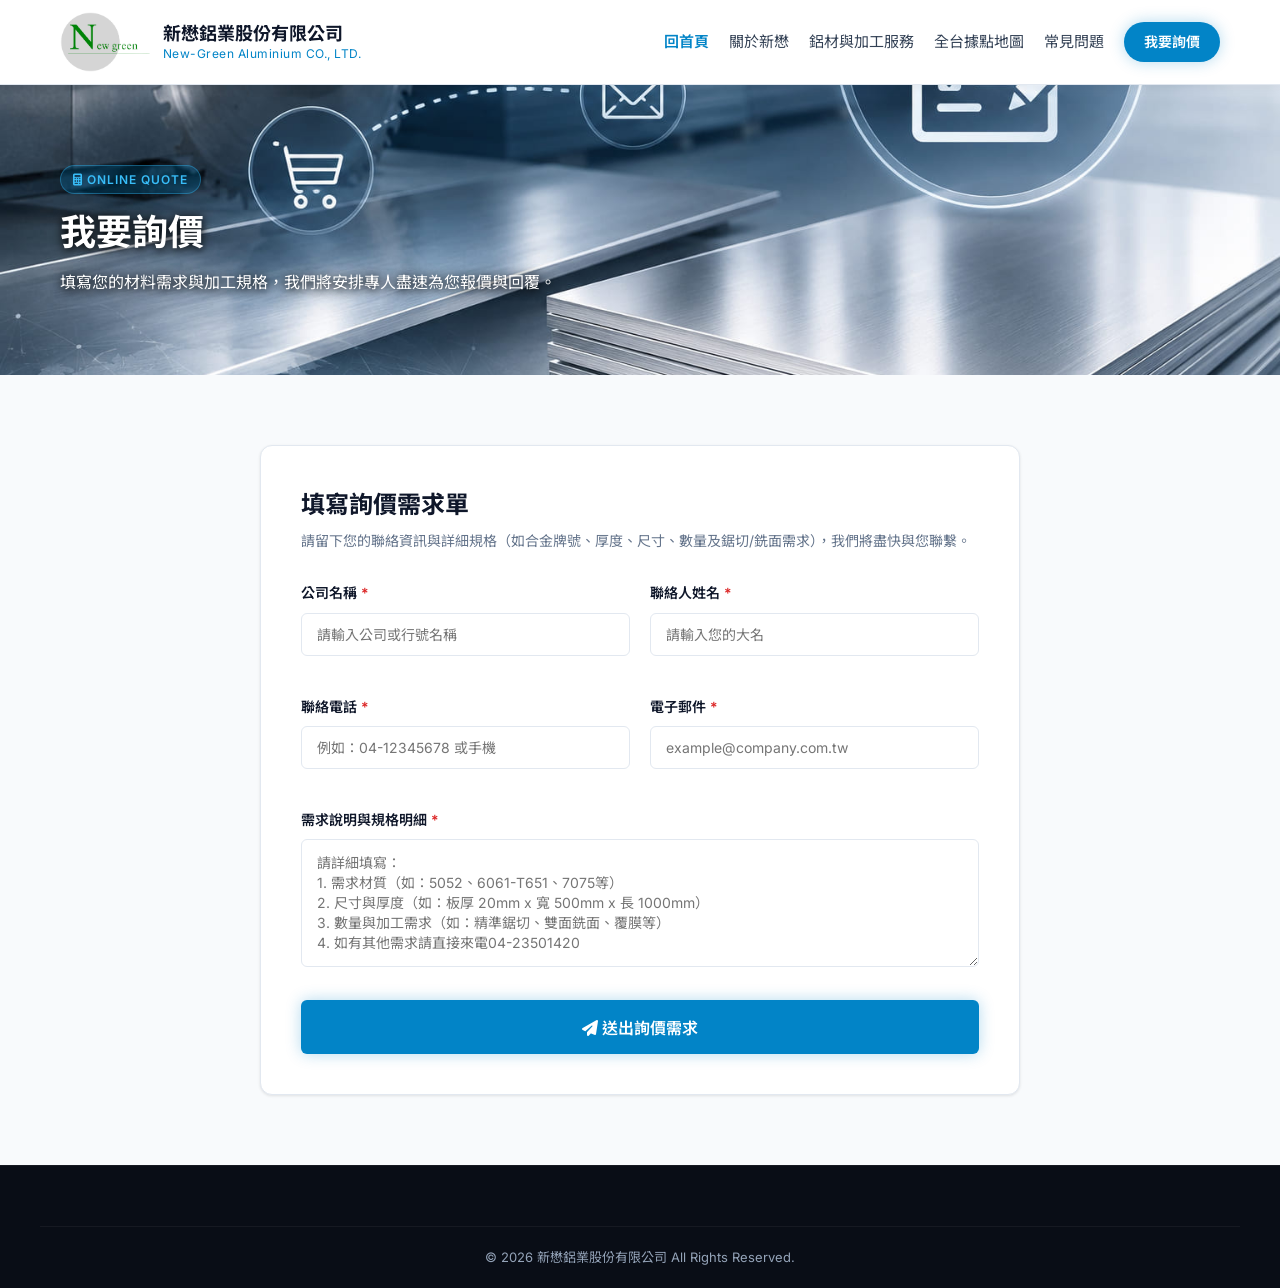
<file: quote.html>
<!DOCTYPE html>
<html lang="zh-TW">
<head>
    <meta charset="UTF-8">
    <meta name="viewport" content="width=device-width, initial-scale=1.0">
    <title>我要詢價 | 新懋鋁業股份有限公司</title>
    <link href="https://fonts.googleapis.com/css2?family=Inter:wght@300;400;600;700&family=Noto+Sans+TC:wght@300;400;500;700&display=swap" rel="stylesheet">
    <link rel="stylesheet" href="https://cdnjs.cloudflare.com/ajax/libs/font-awesome/6.4.0/css/all.min.css">
    <link rel="stylesheet" href="css/style.css">
    <!-- Google reCAPTCHA API 腳本 -->
    <script src="https://www.google.com/recaptcha/api.js" async defer></script>
</head>
<body>

    <!-- 頂部導覽列 -->
<header class="navbar-glass">
    <div class="container nav-wrapper">
        <a href="index.html" class="logo">
            <img src="images/logo.png" alt="新懋鋁業 LOGO" class="logo-img">
            <span class="logo-text">
                新懋鋁業股份有限公司
                <span>New-Green Aluminium CO., LTD.</span>
            </span>
        </a>

        <!-- 新增漢堡選單按鈕 -->
        <button class="hamburger" id="hamburgerBtn" aria-label="切換選單">
            <i class="fas fa-bars"></i>
        </button>

        <!-- 加上 id="navLinks" 方便 JS 操控 -->
        <nav class="nav-links" id="navLinks">
            <a href="index.html" class="nav-item active">回首頁</a>
            <a href="about.html" class="nav-item">關於新懋</a>
            <a href="products.html" class="nav-item">鋁材與加工服務</a>
            <a href="locations.html" class="nav-item">全台據點地圖</a>
            <a href="faq.html" class="nav-item">常見問題</a>
            <a href="quote.html" class="btn-primary-glow">我要詢價</a>
        </nav>
    </div>
</header>

    <!-- 主頁頭區塊 (純圖片背景) -->
    <section class="quote-header-bg">
        <div class="container">
            <span class="badge-tech"><i class="fas fa-calculator"></i> ONLINE QUOTE</span>
            <h1 style="font-size: 36px; margin-top: 10px; font-weight: 700;">我要詢價</h1>
            <p style="color: #ffffff; font-size: 16px; margin-top: 8px;">填寫您的材料需求與加工規格，我們將安排專人盡速為您報價與回覆。</p>
        </div>
    </section>

    <!-- 詢價表單區塊 -->
    <section class="section-padding">
        <div class="container" style="max-width: 800px;">
            <div class="quote-form-card" style="background: #ffffff; border: 1px solid var(--border-color); border-radius: var(--radius-md); padding: 40px; box-shadow: var(--shadow-sm);">
                
                <div class="section-title-center" style="margin-bottom: 30px; text-align: left;">
                    <h2 style="font-size: 24px; color: var(--dark-bg); margin-bottom: 5px;">填寫詢價需求單</h2>
                    <p style="color: var(--text-muted); font-size: 14px;">請留下您的聯絡資訊與詳細規格（如合金牌號、厚度、尺寸、數量及鋸切/銑面需求），我們將盡快與您聯繫。</p>
                </div>

                <form id="quoteForm">
                    <div style="display: grid; grid-template-columns: repeat(2, 1fr); gap: 20px; margin-bottom: 20px;">
                        <div class="form-group">
                            <label style="display: block; font-size: 14px; font-weight: 600; color: var(--dark-bg); margin-bottom: 8px;">公司名稱 <span style="color: #dc2626;">*</span></label>
                            <input type="text" name="company" required placeholder="請輸入公司或行號名稱" style="width: 100%; padding: 12px 15px; border: 1px solid var(--border-color); border-radius: var(--radius-sm); font-size: 14px;">
                        </div>
                        <div class="form-group">
                            <label style="display: block; font-size: 14px; font-weight: 600; color: var(--dark-bg); margin-bottom: 8px;">聯絡人姓名 <span style="color: #dc2626;">*</span></label>
                            <input type="text" name="contact" required placeholder="請輸入您的大名" style="width: 100%; padding: 12px 15px; border: 1px solid var(--border-color); border-radius: var(--radius-sm); font-size: 14px;">
                        </div>
                    </div>

                    <div style="display: grid; grid-template-columns: repeat(2, 1fr); gap: 20px; margin-bottom: 20px;">
                        <div class="form-group">
                            <label style="display: block; font-size: 14px; font-weight: 600; color: var(--dark-bg); margin-bottom: 8px;">聯絡電話 <span style="color: #dc2626;">*</span></label>
                            <input type="tel" name="phone" required placeholder="例如：04-12345678 或手機" style="width: 100%; padding: 12px 15px; border: 1px solid var(--border-color); border-radius: var(--radius-sm); font-size: 14px;">
                        </div>
                        <div class="form-group">
                            <label style="display: block; font-size: 14px; font-weight: 600; color: var(--dark-bg); margin-bottom: 8px;">電子郵件 <span style="color: #dc2626;">*</span></label>
                            <input type="email" name="email" required placeholder="example@company.com.tw" style="width: 100%; padding: 12px 15px; border: 1px solid var(--border-color); border-radius: var(--radius-sm); font-size: 14px;">
                        </div>
                    </div>

                    <div class="form-group" style="margin-bottom: 25px;">
                        <label style="display: block; font-size: 14px; font-weight: 600; color: var(--dark-bg); margin-bottom: 8px;">需求說明與規格明細 <span style="color: #dc2626;">*</span></label>
                        <textarea name="notes" rows="6" required placeholder="請詳細填寫：
1. 需求材質（如：5052、6061-T651、7075等）
2. 尺寸與厚度（如：板厚 20mm x 寬 500mm x 長 1000mm）
3. 數量與加工需求（如：精準鋸切、雙面銑面、覆膜等）
4. 如有其他需求請直接來電04-23501420" style="width: 100%; padding: 12px 15px; border: 1px solid var(--border-color); border-radius: var(--radius-sm); font-size: 14px; resize: vertical;"></textarea>
                    </div>

                    <!-- Google reCAPTCHA 驗證區塊 -->
                    <div class="form-group" style="margin-bottom: 25px;">
                        <!-- 測試用 Key (上線前請更換為您自己的 Google reCAPTCHA 網站金鑰) -->
                        <div class="g-recaptcha" data-sitekey="6LcUrGotAAAAAF7h3W5P95nVVsFPzbUJebLAe-Cr"></div>
                    </div>

                    <button type="submit" class="btn-primary-glow" style="width: 100%; padding: 15px; font-size: 16px; font-weight: 600; justify-content: center; border: none; cursor: pointer; border-radius: var(--radius-sm);">
                        <i class="fas fa-paper-plane"></i> 送出詢價需求
                    </button>
                </form>

            </div>
        </div>
    </section>

    <!-- 頁尾 -->
    <footer class="footer-dark">
        <div class="container footer-copyright">
            <p>&copy; 2026 新懋鋁業股份有限公司 All Rights Reserved.</p>
        </div>
    </footer>

    <!-- 表單送出與驗證 JavaScript -->
<script>
        document.getElementById('quoteForm').addEventListener('submit', function(e) {
            e.preventDefault();
            
            // 檢查 reCAPTCHA 是否已勾選
            var recaptchaResponse = grecaptcha.getResponse();
            if (recaptchaResponse.length === 0) {
                alert('請勾選「我不是機器人」驗證！');
                return;
            }

            var submitBtn = this.querySelector('button[type="submit"]');
            var originalText = submitBtn.innerHTML;
            submitBtn.innerHTML = '<i class="fas fa-spinner fa-spin"></i> 傳送中...';
            submitBtn.disabled = true;

            var formData = new FormData(this);
            var formElement = this; // 保留表單物件參考

            fetch('send_mail.php', {
                method: 'POST',
                body: formData
            })
            .then(function(response) {
                return response.json();
            })
            .then(function(data) {
                alert(data.message);
                if(data.status === 'success') {
                    formElement.reset();
                    grecaptcha.reset(); // 成功後重置驗證方塊
                }
            })
            .catch(function(error) {
                alert('系統連線異常或伺服器未設定 PHP，請稍後再試或直接來電與我們聯繫。');
            })
            .finally(function() {
                submitBtn.innerHTML = originalText;
                submitBtn.disabled = false;
            });
        });
    </script>
    <script>
document.addEventListener('DOMContentLoaded', function() {
    const hamburgerBtn = document.getElementById('hamburgerBtn');
    const navLinks = document.getElementById('navLinks');

    if (hamburgerBtn && navLinks) {
        hamburgerBtn.addEventListener('click', function() {
            // 切換選單顯示/隱藏
            navLinks.classList.toggle('active');

            // 切換圖示 (三條線 ⇄ X 關閉圖示)
            const icon = hamburgerBtn.querySelector('i');
            if (navLinks.classList.contains('active')) {
                icon.classList.remove('fa-bars');
                icon.classList.add('fa-xmark');
            } else {
                icon.classList.remove('fa-xmark');
                icon.classList.add('fa-bars');
            }
        });
    }
});
</script>
</body>
</html>
</file>
<file: css/style.css>
/* ==========================================================================
   新懋鋁業股份有限公司 New-Green Aluminium CO., LTD.
   全站統一樣式檔 (css/style.css)
   ========================================================================== */

/* --------------------------------------------------------------------------
   1. 變數與基礎設定 (Variables & Reset)
   -------------------------------------------------------------------------- */
:root {
    --primary-color: #0284c7;        /* 科技鋁藍 */
    --primary-hover: #0369a1;
    --dark-bg: #0f172a;               /* 深藍灰色 */
    --light-bg: #f8fafc;
    --border-color: #e2e8f0;
    --text-main: #334155;
    --text-muted: #64748b;
    --radius-sm: 6px;
    --radius-md: 12px;
    --shadow-sm: 0 1px 3px rgba(0, 0, 0, 0.1);
    --shadow-hover: 0 10px 25px -5px rgba(2, 132, 199, 0.15);
}

* {
    box-sizing: border-box;
    margin: 0;
    padding: 0;
    font-family: 'Inter', 'Noto Sans TC', -apple-system, BlinkMacSystemFont, sans-serif;
}

body {
    background-color: var(--light-bg);
    color: var(--text-main);
    line-height: 1.6;
}

.container {
    max-width: 1200px;
    margin: 0 auto;
    padding: 0 20px;
}

.container-narrow {
    max-width: 800px;
    margin: 0 auto;
    padding: 0 20px;
}

/* --------------------------------------------------------------------------
   2. 頁首與頂部導覽列 (純白質感風格)
   -------------------------------------------------------------------------- */
.navbar-glass {
    position: sticky;
    top: 0;
    z-index: 1000;
    background: #ffffff;
    border-bottom: 1px solid var(--border-color);
    box-shadow: 0 2px 10px rgba(0, 0, 0, 0.05);
    padding: 12px 0;
}

.nav-wrapper {
    display: flex;
    justify-content: space-between;
    align-items: center;
}

.logo {
    display: flex;
    align-items: center;
    gap: 12px;
    text-decoration: none;
    color: var(--dark-bg);
    font-weight: 700;
    font-size: 18px;
}

.logo-img {
    height: 60px;
    width: auto;
    object-fit: contain;
}

.logo-text {
    line-height: 1.25;
}

.logo-text span {
    color: var(--primary-color);
    font-size: 12px;
    font-weight: 400;
    display: block;
    letter-spacing: 0.5px;
}

.nav-links {
    display: flex;
    align-items: center;
    gap: 20px;
}

.nav-item {
    color: var(--text-main);
    text-decoration: none;
    font-size: 15px;
    transition: color 0.2s ease;
}

.nav-item:hover, 
.nav-item.active {
    color: var(--primary-color);
    font-weight: 600;
}

.btn-primary-glow {
    background: var(--primary-color);
    color: #ffffff !important;
    padding: 9px 20px;
    border-radius: 30px;
    text-decoration: none;
    font-weight: 600;
    font-size: 14px;
    box-shadow: 0 0 15px rgba(2, 132, 199, 0.3);
    transition: all 0.3s ease;
}

.btn-primary-glow:hover {
    background: var(--primary-hover);
    box-shadow: 0 0 25px rgba(2, 132, 199, 0.6);
}

.hamburger {
    display: none;
    background: none;
    border: none;
    font-size: 24px;
    color: #333;
    cursor: pointer;
    padding: 10px;
    z-index: 1001;
}

/* --------------------------------------------------------------------------
   3. 主視覺 Banner 與頁頭 Theme
   -------------------------------------------------------------------------- */
.hero-banner-image {
    position: relative;
    background: url('../images/Taichung.jpg') center/cover no-repeat;
    color: #ffffff;
    padding: 100px 0;
}

.hero-banner-image h1,
.hero-banner-image p {
    text-shadow: 0 2px 8px rgba(0, 0, 0, 0.7);
}

.page-header-theme {
    background: linear-gradient(135deg, #0f172a 0%, #1e293b 100%);
    color: #ffffff;
    padding: 70px 0;
}

.badge-tech {
    display: inline-block;
    background: rgba(2, 132, 199, 0.25);
    color: #38bdf8;
    border: 1px solid rgba(56, 189, 248, 0.35);
    padding: 4px 12px;
    border-radius: 20px;
    font-size: 12px;
    font-weight: 600;
    letter-spacing: 1px;
}

.section-padding { 
    padding: 70px 0; 
}

.bg-soft-gray { 
    background-color: #ffffff; 
}

.section-title-center { 
    text-align: center; 
    margin-bottom: 40px; 
}

.sub-heading { 
    color: var(--primary-color); 
    font-size: 12px; 
    font-weight: 700; 
    letter-spacing: 2px; 
}

/* 各頁面背景 Banner 樣式 */
.about-global-bg {
    position: relative;
    background: url('../images/global-bg.jpg') center/cover no-repeat;
    color: #ffffff;
    padding: 80px 0;
}

.about-global-bg h1,
.about-global-bg p {
    text-shadow: 0 2px 8px rgba(0, 0, 0, 0.8), 0 0 12px rgba(0, 0, 0, 0.6);
}

.products-header-bg {
    position: relative;
    background: url('../images/products-header-bg.jpg') center/cover no-repeat;
    color: #ffffff;
    padding: 80px 0;
}

.products-header-bg h1,
.products-header-bg p {
    text-shadow: 0 2px 8px rgba(0, 0, 0, 0.8), 0 0 12px rgba(0, 0, 0, 0.6);
}

.locations-header-bg {
    position: relative;
    background: url('../images/locations-header-bg.jpg') center/cover no-repeat;
    color: #ffffff;
    padding: 80px 0;
}

.locations-header-bg h1,
.locations-header-bg p {
    text-shadow: 0 2px 8px rgba(0, 0, 0, 0.8), 0 0 12px rgba(0, 0, 0, 0.6);
}

.faq-header-bg {
    position: relative;
    background: url('../images/faq-header-bg.jpg') center/cover no-repeat;
    color: #ffffff;
    padding: 80px 0;
}

.faq-header-bg h1,
.faq-header-bg p {
    text-shadow: 0 2px 8px rgba(0, 0, 0, 0.8), 0 0 12px rgba(0, 0, 0, 0.6);
}

.quote-header-bg {
    position: relative;
    background: url('../images/quote-header-bg.jpg') center/cover no-repeat;
    color: #ffffff;
    padding: 80px 0;
}

.quote-header-bg h1,
.quote-header-bg p {
    text-shadow: 0 2px 8px rgba(0, 0, 0, 0.8), 0 0 12px rgba(0, 0, 0, 0.6);
}

/* 通用按鈕 */
.btn-modern-primary {
    display: inline-block;
    background: var(--primary-color);
    color: #ffffff;
    padding: 12px 28px;
    border-radius: var(--radius-sm);
    text-decoration: none;
    font-weight: 600;
    transition: background 0.2s ease;
}

.btn-modern-primary:hover { 
    background: var(--primary-hover); 
}

.btn-modern-outline {
    display: inline-block;
    border: 1px solid var(--primary-color);
    color: var(--primary-color);
    padding: 12px 28px;
    border-radius: var(--radius-sm);
    text-decoration: none;
    font-weight: 600;
    transition: all 0.2s ease;
}

.btn-modern-outline:hover { 
    background: var(--primary-color); 
    color: #ffffff; 
}

/* --------------------------------------------------------------------------
   4. 產品與加工服務卡片 (Products & Processing Cards)
   -------------------------------------------------------------------------- */
.grid-3-products,
.product-grid {
    display: grid;
    grid-template-columns: repeat(3, 1fr);
    gap: 30px;
}

.product-card-modern {
    background: #ffffff;
    border: 1px solid var(--border-color);
    border-radius: var(--radius-md);
    overflow: hidden;
    transition: all 0.3s ease;
    display: flex;
    flex-direction: column;
}

.product-card-modern:hover {
    transform: translateY(-5px);
    box-shadow: var(--shadow-hover);
}

.product-img-box {
    position: relative;
    width: 100%;
    height: 200px;
    overflow: hidden;
    background: #f1f5f9;
}

.product-img-box img {
    width: 100%;
    height: 100%;
    object-fit: cover;
    transition: transform 0.3s ease;
}

.product-card-modern:hover .product-img-box img {
    transform: scale(1.05);
}

.product-tag {
    position: absolute;
    top: 15px;
    right: 15px;
    background: var(--primary-color);
    color: #ffffff;
    font-size: 12px;
    font-weight: 600;
    padding: 4px 10px;
    border-radius: 20px;
    box-shadow: 0 2px 5px rgba(0,0,0,0.2);
}

.product-content {
    padding: 24px;
    display: flex;
    flex-direction: column;
    flex-grow: 1;
}

.product-content h3,
.product-body h3 {
    font-size: 20px;
    color: var(--dark-bg);
    margin-bottom: 10px;
    font-weight: 700;
}

.product-desc,
.product-body p {
    font-size: 14px;
    color: var(--text-muted);
    line-height: 1.6;
    margin-bottom: 15px;
}

.product-spec-list {
    list-style: none;
    margin-bottom: 20px;
    padding-top: 15px;
    border-top: 1px dashed var(--border-color);
    flex-grow: 1;
}

.product-spec-list li {
    font-size: 13px;
    color: var(--text-main);
    margin-bottom: 6px;
    line-height: 1.5;
}

.btn-card-quote {
    display: block;
    text-align: center;
    background: #f8fafc;
    color: var(--primary-color);
    border: 1px solid var(--primary-color);
    padding: 10px;
    border-radius: var(--radius-sm);
    text-decoration: none;
    font-weight: 600;
    font-size: 14px;
    transition: all 0.2s ease;
}

.btn-card-quote:hover {
    background: var(--primary-color);
    color: #ffffff;
}

.product-body { 
    padding: 24px; 
}

.tech-spec-tag {
    display: inline-block;
    background: #e0f2fe;
    color: var(--primary-color);
    font-size: 12px;
    font-weight: 700;
    padding: 4px 8px;
    border-radius: 4px;
    margin-bottom: 8px;
}

.origin-tag {
    display: inline-block;
    background: #f1f5f9;
    color: #475569;
    font-size: 12px;
    padding: 2px 6px;
    border-radius: 4px;
    margin-left: 6px;
}

.filter-tabs {
    display: flex;
    justify-content: center;
    gap: 12px;
    flex-wrap: wrap;
}

.filter-btn {
    background: #ffffff;
    border: 1px solid var(--border-color);
    color: var(--text-main);
    padding: 10px 24px;
    border-radius: 30px;
    font-size: 15px;
    font-weight: 600;
    cursor: pointer;
    transition: all 0.2s ease;
}

.filter-btn:hover, 
.filter-btn.active {
    background: var(--primary-color);
    color: #ffffff;
    border-color: var(--primary-color);
}

/* --------------------------------------------------------------------------
   5. 全台據點地圖與圖片輪播 (Locations Page Styles)
   -------------------------------------------------------------------------- */
/* 預設通用圖片輪播容器 (適用於 products.html 等主要頁面) */
.carousel-container {
    position: relative;
    width: 100%;
    height: 600px; /* 通用預設高度：680px */
    overflow: hidden;
    background-color: #0f172a;
}

/* ==========================================================================
   locations.html 專用輪播高度微調 (完美調降高度，不影響 products.html)
   ========================================================================== */
.carousel-container.carousel-locations {
    height: 600px; /* PC 端據點頁降為 420px */
}

.carousel-slide {
    position: absolute;
    top: 0;
    left: 0;
    width: 100%;
    height: 100%;
    opacity: 0;
    visibility: hidden;
    transition: opacity 0.8s ease-in-out, visibility 0.8s ease-in-out;
}

.carousel-slide.active {
    opacity: 1;
    visibility: visible;
}

.carousel-slide img {
    width: 100%;
    height: 100%;
    object-fit: cover;
    object-position: center; /* 確保廠區照片核心置中 */
}

.carousel-btn {
    position: absolute;
    top: 50%;
    transform: translateY(-50%);
    width: 48px;
    height: 48px;
    background: rgba(0, 0, 0, 0.4);
    color: #ffffff;
    border: none;
    border-radius: 50%;
    cursor: pointer;
    display: flex;
    align-items: center;
    justify-content: center;
    font-size: 18px;
    backdrop-filter: blur(5px);
    transition: all 0.3s ease;
    z-index: 10;
}

.carousel-btn:hover {
    background: var(--primary-color);
    color: #ffffff;
    box-shadow: 0 4px 12px rgba(2, 132, 199, 0.4);
}

.carousel-btn.prev { left: 25px; }
.carousel-btn.next { right: 25px; }

.carousel-dots {
    position: absolute;
    bottom: 20px;
    left: 50%;
    transform: translateX(-50%);
    display: flex;
    gap: 10px;
    z-index: 10;
}

.dot {
    width: 12px;
    height: 12px;
    background: rgba(255, 255, 255, 0.5);
    border: none;
    border-radius: 50%;
    cursor: pointer;
    transition: all 0.3s ease;
    box-shadow: 0 2px 4px rgba(0, 0, 0, 0.3);
}

.dot.active, .dot:hover {
    background: var(--primary-color);
    width: 30px;
    border-radius: 6px;
}

/* 據點卡片網格 */
.locations-grid {
    display: grid;
    grid-template-columns: repeat(2, 1fr);
    gap: 30px;
    margin-top: 30px;
}

.location-card {
    background: #ffffff;
    border: 1px solid var(--border-color);
    border-radius: var(--radius-md);
    overflow: hidden;
    display: flex;
    flex-direction: column;
    box-shadow: var(--shadow-sm);
    transition: transform 0.2s ease, box-shadow 0.2s ease;
}

.location-card:hover {
    transform: translateY(-4px);
    box-shadow: var(--shadow-hover);
}

.location-header {
    background: #f8fafc;
    padding: 20px 24px;
    border-bottom: 1px solid var(--border-color);
    display: flex;
    justify-content: space-between;
    align-items: center;
}

.location-title {
    font-size: 20px;
    font-weight: 700;
    color: var(--dark-bg);
    display: flex;
    align-items: center;
    gap: 8px;
}

.location-body {
    padding: 24px;
    display: flex;
    gap: 20px;
}

.location-info {
    flex: 1;
}

.location-info p {
    font-size: 14px;
    color: var(--text-main);
    margin-bottom: 10px;
    display: flex;
    align-items: flex-start;
    gap: 8px;
}

.location-info i {
    color: var(--primary-color);
    margin-top: 4px;
    width: 16px;
}

.qr-code-box {
    width: 110px;
    text-align: center;
    flex-shrink: 0;
}

.qr-code-box img {
    width: 100%;
    height: auto;
    border-radius: 8px;
    border: 1px solid var(--border-color);
    transition: opacity 0.2s ease;
}

.qr-code-box img:hover {
    opacity: 0.85;
}

.qr-code-box span {
    display: block;
    font-size: 11px;
    color: var(--text-muted);
    margin-top: 6px;
    font-weight: 600;
}

.map-container {
    width: 100%;
    height: 250px;
    border-top: 1px solid var(--border-color);
    background: #e2e8f0;
}

.map-container iframe {
    width: 100% !important;
    height: 100% !important;
}

.phone-link {
    color: var(--text-main);
    text-decoration: none;
    font-weight: 600;
    transition: color 0.2s ease;
}

.phone-link:hover {
    color: var(--primary-color);
    text-decoration: underline;
}

/* --------------------------------------------------------------------------
   6. 常見問題 (FAQ) & 我要詢價單 (Quote Form)
   -------------------------------------------------------------------------- */
.faq-item { 
    background: #ffffff; 
    border: 1px solid var(--border-color); 
    border-radius: 8px; 
    margin-bottom: 12px; 
}

.faq-question { 
    width: 100%; 
    padding: 18px 20px; 
    text-align: left; 
    background: none; 
    border: none; 
    font-weight: 600; 
    font-size: 16px; 
    cursor: pointer; 
    display: flex; 
    justify-content: space-between; 
    align-items: center;
    color: var(--dark-bg);
}

.faq-answer { 
    display: none; 
    padding: 0 20px 20px; 
    color: var(--text-muted); 
    font-size: 14px; 
}

.faq-item.active .faq-answer { 
    display: block; 
}

.quote-form-card { 
    background: #ffffff; 
    border: 1px solid var(--border-color); 
    padding: 30px; 
    border-radius: var(--radius-md); 
}

.form-grid-2 { 
    display: grid; 
    grid-template-columns: 1fr 1fr; 
    gap: 20px; 
}

.form-group { 
    margin-bottom: 20px; 
}

.form-group label { 
    display: block; 
    font-size: 14px; 
    font-weight: 600; 
    margin-bottom: 8px; 
    color: var(--dark-bg);
}

.form-control { 
    width: 100%; 
    padding: 12px; 
    border: 1px solid var(--border-color); 
    border-radius: var(--radius-sm); 
    background: #f8fafc; 
    font-size: 14px;
    color: var(--text-main);
    transition: border-color 0.2s ease;
}

.form-control:focus {
    outline: none;
    border-color: var(--primary-color);
    background: #ffffff;
}

/* --------------------------------------------------------------------------
   7. 頁尾 (Footer)
   -------------------------------------------------------------------------- */
.footer-dark {
    background: #090d16;
    color: #94a3b8;
    padding: 60px 0 20px;
    border-top: 1px solid rgba(255, 255, 255, 0.05);
}

.footer-grid {
    display: grid;
    grid-template-columns: 2fr 1fr 1fr;
    gap: 40px;
    margin-bottom: 40px;
}

.footer-brand h3, 
.footer-nav h4 { 
    color: #ffffff; 
    margin-bottom: 12px; 
}

.footer-nav ul { 
    list-style: none; 
}

.footer-nav li { 
    margin-bottom: 10px; 
}

.footer-nav a { 
    color: #94a3b8; 
    text-decoration: none; 
    font-size: 14px; 
    transition: color 0.2s ease;
}

.footer-nav a:hover { 
    color: #ffffff; 
}

.footer-copyright { 
    border-top: 1px solid rgba(255, 255, 255, 0.05); 
    padding-top: 20px; 
    font-size: 13px; 
    text-align: center; 
}

/* --------------------------------------------------------------------------
   8. 響應式排版 (Responsive Web Design Breakpoints)
   -------------------------------------------------------------------------- */
@media (max-width: 1200px) {
    .carousel-container {
        height: 520px; /* products.html 等通用頁面微調 */
    }
    .carousel-container.carousel-locations {
        height: 380px; /* locations.html 降高版微調 */
    }
}

@media (max-width: 992px) {
    .grid-3-products,
    .product-grid { 
        grid-template-columns: repeat(2, 1fr); 
    }
    .locations-grid { 
        grid-template-columns: 1fr; 
    }
    .footer-grid { 
        grid-template-columns: 1fr; 
    }
    .carousel-container {
        height: 420px;
    }
    .carousel-container.carousel-locations {
        height: 320px;
    }
}

@media (max-width: 768px) {
    .hamburger {
        display: block;
    }

    .nav-links {
        display: none;
        position: absolute;
        top: 100%;
        left: 0;
        width: 100%;
        background-color: #ffffff;
        flex-direction: column;
        padding: 15px 0;
        box-shadow: 0 10px 15px rgba(0, 0, 0, 0.1);
        border-top: 1px solid var(--border-color);
        z-index: 1001;
        max-height: calc(100vh - 70px);
        overflow-y: auto;
    }

    .nav-links.active {
        display: flex !important;
    }

    .nav-links .nav-item {
        padding: 14px 20px;
        font-size: 16px;
        display: block;
        width: 100%;
        text-align: center;
    }

    .footer-nav li {
        margin-bottom: 0;
    }

    .footer-nav a {
        display: block;
        padding: 10px 0;
        font-size: 15px;
    }

    .footer-brand p {
        padding: 6px 0;
    }

    .phone-link {
        padding: 6px 0;
        display: inline-block;
    }

    .carousel-container.carousel-locations {
        height: 280px;
    }
}

@media (max-width: 576px) {
    .carousel-container {
        height: 280px;
    }
    .carousel-container.carousel-locations {
        height: 220px;
    }
    .carousel-btn {
        width: 36px;
        height: 36px;
        font-size: 14px;
    }
    .carousel-btn.prev { left: 10px; }
    .carousel-btn.next { right: 10px; }
}

@media (max-width: 480px) {
    .grid-3-products,
    .product-grid { 
        grid-template-columns: 1fr; 
    }
    .location-body { 
        flex-direction: column-reverse; 
    }
    .qr-code-box { 
        width: 100%; 
        display: flex; 
        align-items: center; 
        gap: 15px; 
    }
    .qr-code-box img { 
        width: 80px; 
    }
}
</file>
